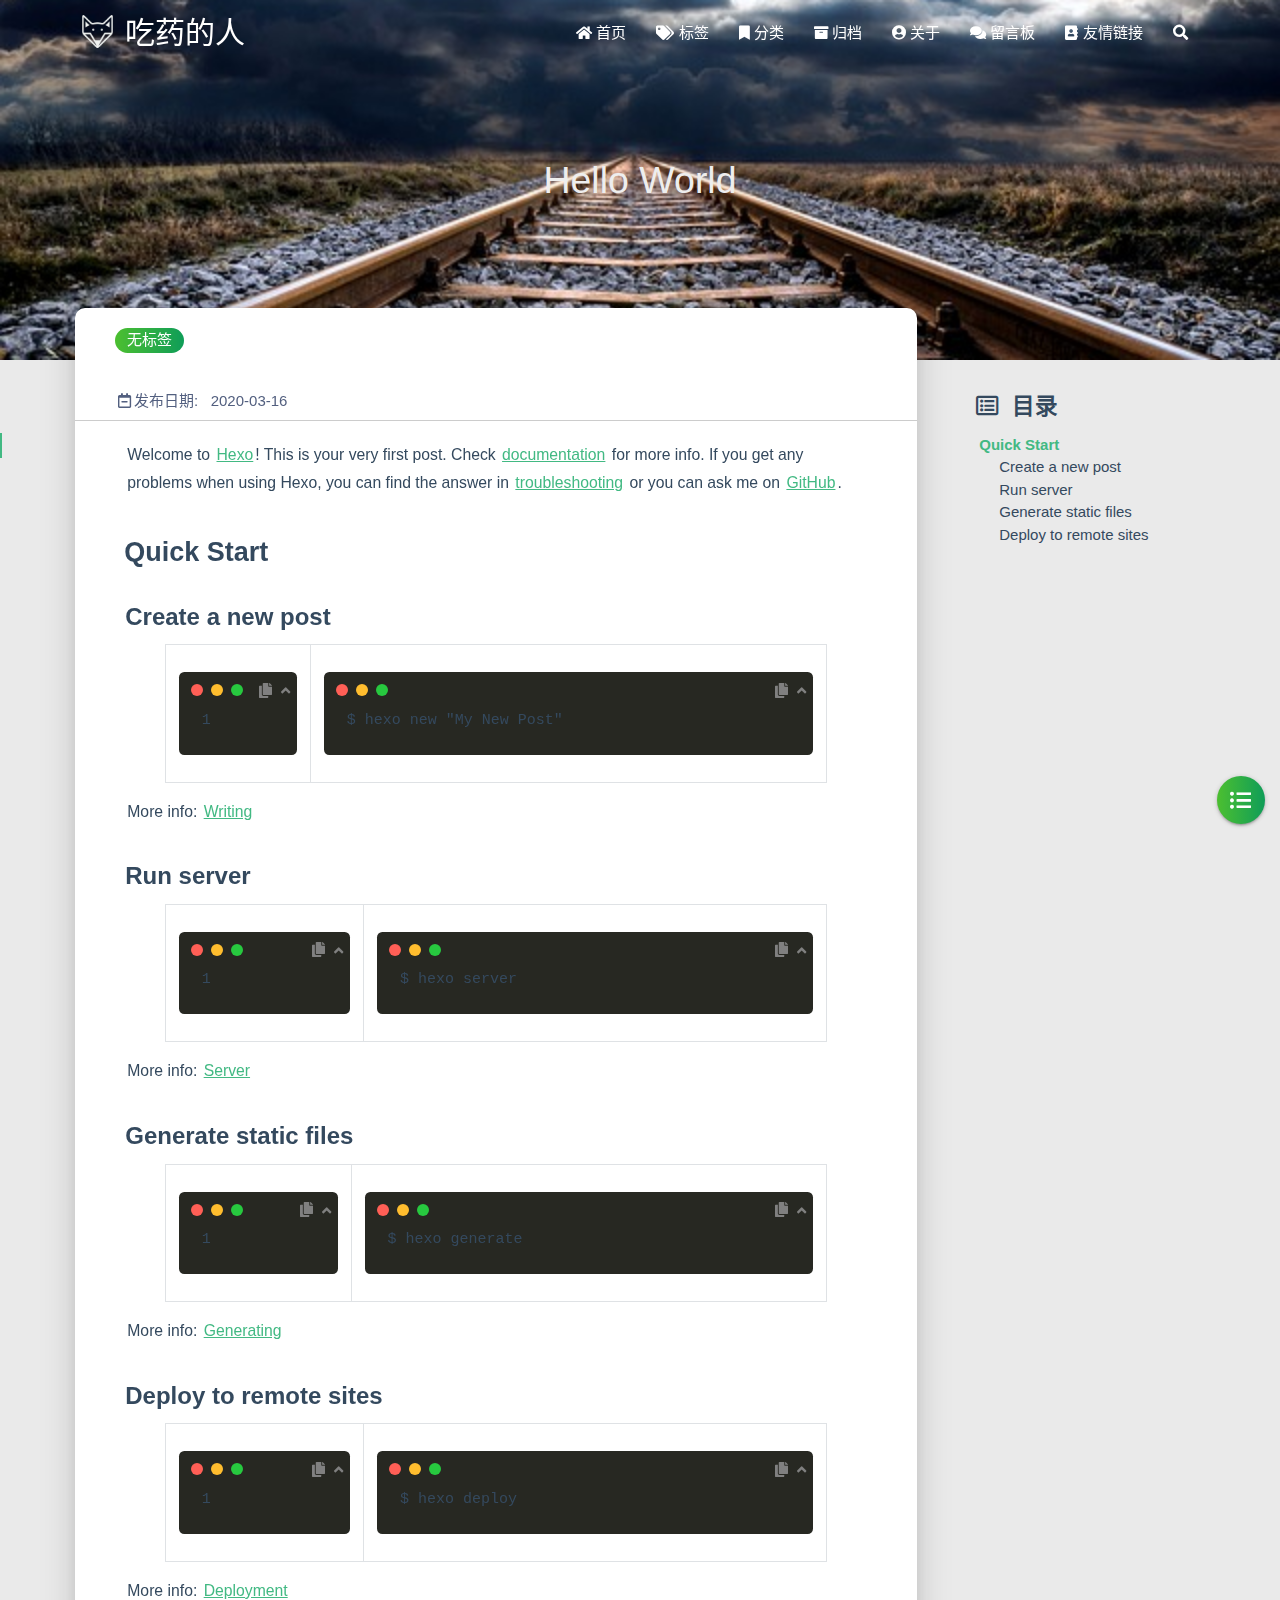
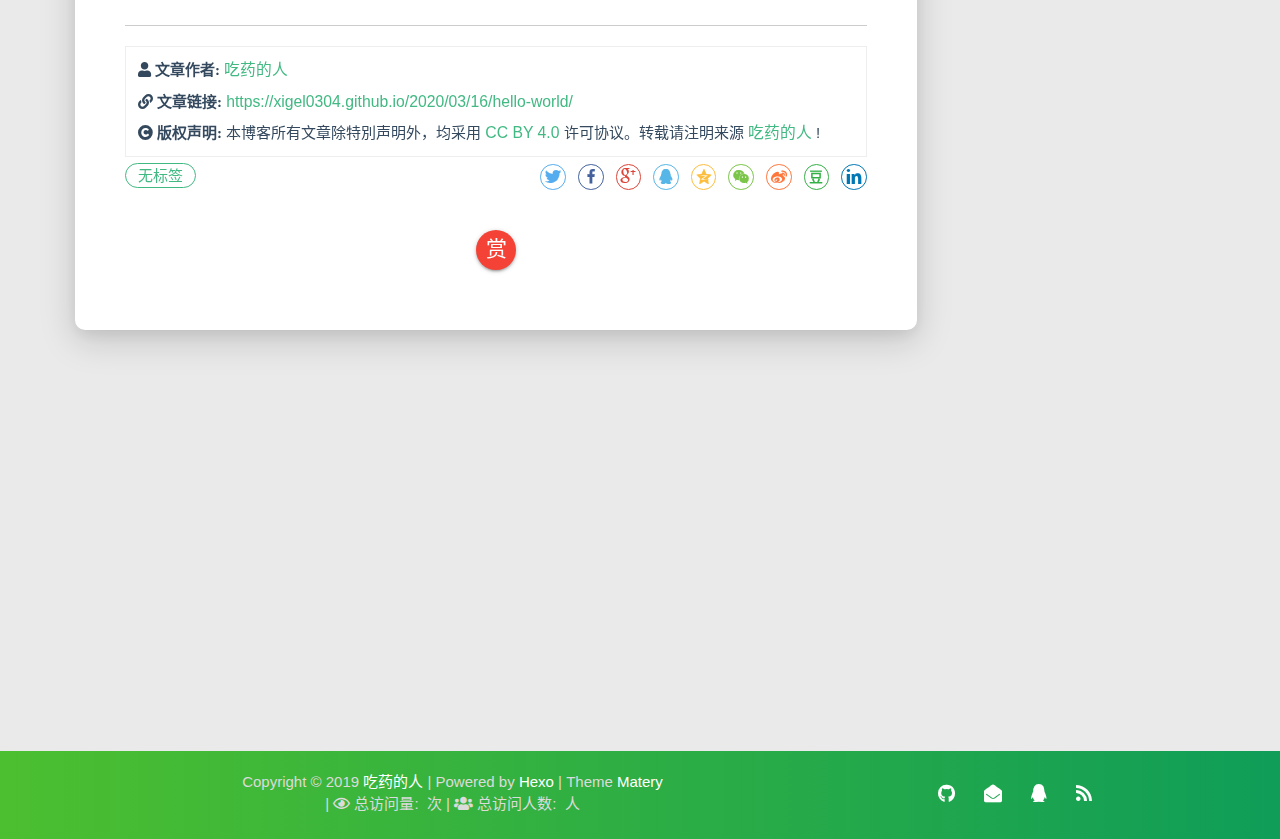
<file: 2020/03/16/hello-world/index.html>
<!DOCTYPE HTML>
<html lang="zh-CN">


<head>
    <meta charset="utf-8">
    <meta name="keywords" content="Hello World, 人生本矛盾，何苦绕圈圈">
    <meta name="description" content="不要在明天的美梦中挣扎，今天才是你睁眼做人的时光">
    <meta http-equiv="X-UA-Compatible" content="IE=edge">
    <meta name="viewport" content="width=device-width, initial-scale=1.0, user-scalable=no">
    <meta name="renderer" content="webkit|ie-stand|ie-comp">
    <meta name="mobile-web-app-capable" content="yes">
    <meta name="format-detection" content="telephone=no">
    <meta name="apple-mobile-web-app-capable" content="yes">
    <meta name="apple-mobile-web-app-status-bar-style" content="black-translucent">
    <!-- Global site tag (gtag.js) - Google Analytics -->


    <title>Hello World | 吃药的人</title>
    <link rel="icon" type="image/png" href="/favicon.png">

    <link rel="stylesheet" type="text/css" href="/libs/awesome/css/all.css">
    <link rel="stylesheet" type="text/css" href="/libs/materialize/materialize.min.css">
    <link rel="stylesheet" type="text/css" href="/libs/aos/aos.css">
    <link rel="stylesheet" type="text/css" href="/libs/animate/animate.min.css">
    <link rel="stylesheet" type="text/css" href="/libs/lightGallery/css/lightgallery.min.css">
    <link rel="stylesheet" type="text/css" href="/css/matery.css">
    <link rel="stylesheet" type="text/css" href="/css/my.css">

    <script src="/libs/jquery/jquery.min.js"></script>
    
<meta name="generator" content="Hexo 4.2.0"><link rel="alternate" href="/atom.xml" title="吃药的人" type="application/atom+xml">
<link rel="stylesheet" href="/css/prism-tomorrow.css" type="text/css"></head>


<body>
    <header class="navbar-fixed">
    <nav id="headNav" class="bg-color nav-transparent">
        <div id="navContainer" class="nav-wrapper container">
            <div class="brand-logo">
                <a href="/" class="waves-effect waves-light">
                    
                    <img src="/medias/logo.png" class="logo-img" alt="LOGO">
                    
                    <span class="logo-span">吃药的人</span>
                </a>
            </div>
            

<a href="#" data-target="mobile-nav" class="sidenav-trigger button-collapse"><i class="fas fa-bars"></i></a>
<ul class="right nav-menu">
  
  <li class="hide-on-med-and-down nav-item">
    
    <a href="/" class="waves-effect waves-light">
      
      <i class="fas fa-home" style="zoom: 0.6;"></i>
      
      <span>首页</span>
    </a>
    
  </li>
  
  <li class="hide-on-med-and-down nav-item">
    
    <a href="/tags" class="waves-effect waves-light">
      
      <i class="fas fa-tags" style="zoom: 0.6;"></i>
      
      <span>标签</span>
    </a>
    
  </li>
  
  <li class="hide-on-med-and-down nav-item">
    
    <a href="/categories" class="waves-effect waves-light">
      
      <i class="fas fa-bookmark" style="zoom: 0.6;"></i>
      
      <span>分类</span>
    </a>
    
  </li>
  
  <li class="hide-on-med-and-down nav-item">
    
    <a href="/archives" class="waves-effect waves-light">
      
      <i class="fas fa-archive" style="zoom: 0.6;"></i>
      
      <span>归档</span>
    </a>
    
  </li>
  
  <li class="hide-on-med-and-down nav-item">
    
    <a href="/about" class="waves-effect waves-light">
      
      <i class="fas fa-user-circle" style="zoom: 0.6;"></i>
      
      <span>关于</span>
    </a>
    
  </li>
  
  <li class="hide-on-med-and-down nav-item">
    
    <a href="/contact" class="waves-effect waves-light">
      
      <i class="fas fa-comments" style="zoom: 0.6;"></i>
      
      <span>留言板</span>
    </a>
    
  </li>
  
  <li class="hide-on-med-and-down nav-item">
    
    <a href="/friends" class="waves-effect waves-light">
      
      <i class="fas fa-address-book" style="zoom: 0.6;"></i>
      
      <span>友情链接</span>
    </a>
    
  </li>
  
  <li>
    <a href="#searchModal" class="modal-trigger waves-effect waves-light">
      <i id="searchIcon" class="fas fa-search" title="搜索" style="zoom: 0.85;"></i>
    </a>
  </li>
</ul>

<div id="mobile-nav" class="side-nav sidenav">

    <div class="mobile-head bg-color">
        
        <img src="/medias/logo.png" class="logo-img circle responsive-img">
        
        <div class="logo-name">吃药的人</div>
        <div class="logo-desc">
            
            不要在明天的美梦中挣扎，今天才是你睁眼做人的时光
            
        </div>
    </div>

    

    <ul class="menu-list mobile-menu-list">
        
        <li class="m-nav-item">
	  
		<a href="/" class="waves-effect waves-light">
			
			    <i class="fa-fw fas fa-home"></i>
			
			首页
		</a>
          
        </li>
        
        <li class="m-nav-item">
	  
		<a href="/tags" class="waves-effect waves-light">
			
			    <i class="fa-fw fas fa-tags"></i>
			
			标签
		</a>
          
        </li>
        
        <li class="m-nav-item">
	  
		<a href="/categories" class="waves-effect waves-light">
			
			    <i class="fa-fw fas fa-bookmark"></i>
			
			分类
		</a>
          
        </li>
        
        <li class="m-nav-item">
	  
		<a href="/archives" class="waves-effect waves-light">
			
			    <i class="fa-fw fas fa-archive"></i>
			
			归档
		</a>
          
        </li>
        
        <li class="m-nav-item">
	  
		<a href="/about" class="waves-effect waves-light">
			
			    <i class="fa-fw fas fa-user-circle"></i>
			
			关于
		</a>
          
        </li>
        
        <li class="m-nav-item">
	  
		<a href="/contact" class="waves-effect waves-light">
			
			    <i class="fa-fw fas fa-comments"></i>
			
			留言板
		</a>
          
        </li>
        
        <li class="m-nav-item">
	  
		<a href="/friends" class="waves-effect waves-light">
			
			    <i class="fa-fw fas fa-address-book"></i>
			
			友情链接
		</a>
          
        </li>
        
        
        <li><div class="divider"></div></li>
        <li>
            <a href="https://github.com/blinkfox/hexo-theme-matery" class="waves-effect waves-light" target="_blank">
                <i class="fab fa-github-square fa-fw"></i>Fork Me
            </a>
        </li>
        
    </ul>
</div>

        </div>

        
            <style>
    .nav-transparent .github-corner {
        display: none !important;
    }

    .github-corner {
        position: absolute;
        z-index: 10;
        top: 0;
        right: 0;
        border: 0;
        transform: scale(1.1);
    }

    .github-corner svg {
        color: #0f9d58;
        fill: #fff;
        height: 64px;
        width: 64px;
    }

    .github-corner:hover .octo-arm {
        animation: a 0.56s ease-in-out;
    }

    .github-corner .octo-arm {
        animation: none;
    }

    @keyframes a {
        0%,
        to {
            transform: rotate(0);
        }
        20%,
        60% {
            transform: rotate(-25deg);
        }
        40%,
        80% {
            transform: rotate(10deg);
        }
    }
</style>

<a href="https://github.com/blinkfox/hexo-theme-matery" class="github-corner tooltipped hide-on-med-and-down" target="_blank"
   data-tooltip="Fork Me" data-position="left" data-delay="50">
    <svg viewBox="0 0 250 250" aria-hidden="true">
        <path d="M0,0 L115,115 L130,115 L142,142 L250,250 L250,0 Z"></path>
        <path d="M128.3,109.0 C113.8,99.7 119.0,89.6 119.0,89.6 C122.0,82.7 120.5,78.6 120.5,78.6 C119.2,72.0 123.4,76.3 123.4,76.3 C127.3,80.9 125.5,87.3 125.5,87.3 C122.9,97.6 130.6,101.9 134.4,103.2"
              fill="currentColor" style="transform-origin: 130px 106px;" class="octo-arm"></path>
        <path d="M115.0,115.0 C114.9,115.1 118.7,116.5 119.8,115.4 L133.7,101.6 C136.9,99.2 139.9,98.4 142.2,98.6 C133.8,88.0 127.5,74.4 143.8,58.0 C148.5,53.4 154.0,51.2 159.7,51.0 C160.3,49.4 163.2,43.6 171.4,40.1 C171.4,40.1 176.1,42.5 178.8,56.2 C183.1,58.6 187.2,61.8 190.9,65.4 C194.5,69.0 197.7,73.2 200.1,77.6 C213.8,80.2 216.3,84.9 216.3,84.9 C212.7,93.1 206.9,96.0 205.4,96.6 C205.1,102.4 203.0,107.8 198.3,112.5 C181.9,128.9 168.3,122.5 157.7,114.1 C157.9,116.9 156.7,120.9 152.7,124.9 L141.0,136.5 C139.8,137.7 141.6,141.9 141.8,141.8 Z"
              fill="currentColor" class="octo-body"></path>
    </svg>
</a>
        
    </nav>

</header>

    



<div class="bg-cover pd-header post-cover" style="background-image: url('/medias/featureimages/12.jpg')">
    <div class="container" style="right: 0px;left: 0px;">
        <div class="row">
            <div class="col s12 m12 l12">
                <div class="brand">
                    <h1 class="description center-align post-title">Hello World</h1>
                </div>
            </div>
        </div>
    </div>
</div>




<main class="post-container content">

    
    <link rel="stylesheet" href="/libs/tocbot/tocbot.css">
<style>
    #articleContent h1::before,
    #articleContent h2::before,
    #articleContent h3::before,
    #articleContent h4::before,
    #articleContent h5::before,
    #articleContent h6::before {
        display: block;
        content: " ";
        height: 100px;
        margin-top: -100px;
        visibility: hidden;
    }

    #articleContent :focus {
        outline: none;
    }

    .toc-fixed {
        position: fixed;
        top: 64px;
    }

    .toc-widget {
        width: 345px;
        padding-left: 20px;
    }

    .toc-widget .toc-title {
        margin: 35px 0 15px 0;
        padding-left: 17px;
        font-size: 1.5rem;
        font-weight: bold;
        line-height: 1.5rem;
    }

    .toc-widget ol {
        padding: 0;
        list-style: none;
    }

    #toc-content {
        height: calc(100vh - 250px);
        overflow: auto;
    }

    #toc-content ol {
        padding-left: 10px;
    }

    #toc-content ol li {
        padding-left: 10px;
    }

    #toc-content .toc-link:hover {
        color: #42b983;
        font-weight: 700;
        text-decoration: underline;
    }

    #toc-content .toc-link::before {
        background-color: transparent;
        max-height: 25px;
    }

    #toc-content .is-active-link {
        color: #42b983;
    }

    #toc-content .is-active-link::before {
        background-color: #42b983;
    }

    #floating-toc-btn {
        position: fixed;
        right: 15px;
        bottom: 76px;
        padding-top: 15px;
        margin-bottom: 0;
        z-index: 998;
    }

    #floating-toc-btn .btn-floating {
        width: 48px;
        height: 48px;
    }

    #floating-toc-btn .btn-floating i {
        line-height: 48px;
        font-size: 1.4rem;
    }
</style>
<div class="row">
    <div id="main-content" class="col s12 m12 l9">
        <!-- 文章内容详情 -->
<div id="artDetail">
    <div class="card">
        <div class="card-content article-info">
            <div class="row tag-cate">
                <div class="col s7">
                    
                          <div class="article-tag">
                            <span class="chip bg-color">无标签</span>
                          </div>
                    
                </div>
                <div class="col s5 right-align">
                    
                </div>
            </div>

            <div class="post-info">
                
                <div class="post-date info-break-policy">
                    <i class="far fa-calendar-minus fa-fw"></i>发布日期:&nbsp;&nbsp;
                    2020-03-16
                </div>
                

                

                

                

                
            </div>

        </div>
        <hr class="clearfix">
        <div class="card-content article-card-content">
            <div id="articleContent">
                <p>Welcome to <a href="https://hexo.io/" target="_blank" rel="noopener">Hexo</a>! This is your very first post. Check <a href="https://hexo.io/docs/" target="_blank" rel="noopener">documentation</a> for more info. If you get any problems when using Hexo, you can find the answer in <a href="https://hexo.io/docs/troubleshooting.html" target="_blank" rel="noopener">troubleshooting</a> or you can ask me on <a href="https://github.com/hexojs/hexo/issues" target="_blank" rel="noopener">GitHub</a>.</p>
<h2 id="Quick-Start"><a href="#Quick-Start" class="headerlink" title="Quick Start"></a>Quick Start</h2><h3 id="Create-a-new-post"><a href="#Create-a-new-post" class="headerlink" title="Create a new post"></a>Create a new post</h3><figure class="highlight bash"><table><tbody><tr><td class="gutter"><pre><span class="line">1</span><br></pre></td><td class="code"><pre><span class="line">$ hexo new <span class="string">"My New Post"</span></span><br></pre></td></tr></tbody></table></figure>

<p>More info: <a href="https://hexo.io/docs/writing.html" target="_blank" rel="noopener">Writing</a></p>
<h3 id="Run-server"><a href="#Run-server" class="headerlink" title="Run server"></a>Run server</h3><figure class="highlight bash"><table><tbody><tr><td class="gutter"><pre><span class="line">1</span><br></pre></td><td class="code"><pre><span class="line">$ hexo server</span><br></pre></td></tr></tbody></table></figure>

<p>More info: <a href="https://hexo.io/docs/server.html" target="_blank" rel="noopener">Server</a></p>
<h3 id="Generate-static-files"><a href="#Generate-static-files" class="headerlink" title="Generate static files"></a>Generate static files</h3><figure class="highlight bash"><table><tbody><tr><td class="gutter"><pre><span class="line">1</span><br></pre></td><td class="code"><pre><span class="line">$ hexo generate</span><br></pre></td></tr></tbody></table></figure>

<p>More info: <a href="https://hexo.io/docs/generating.html" target="_blank" rel="noopener">Generating</a></p>
<h3 id="Deploy-to-remote-sites"><a href="#Deploy-to-remote-sites" class="headerlink" title="Deploy to remote sites"></a>Deploy to remote sites</h3><figure class="highlight bash"><table><tbody><tr><td class="gutter"><pre><span class="line">1</span><br></pre></td><td class="code"><pre><span class="line">$ hexo deploy</span><br></pre></td></tr></tbody></table></figure>

<p>More info: <a href="https://hexo.io/docs/one-command-deployment.html" target="_blank" rel="noopener">Deployment</a></p>
<script>
        document.querySelectorAll('.github-emoji')
          .forEach(el => {
            if (!el.dataset.src) { return; }
            const img = document.createElement('img');
            img.style = 'display:none !important;';
            img.src = el.dataset.src;
            img.addEventListener('error', () => {
              img.remove();
              el.style.color = 'inherit';
              el.style.backgroundImage = 'none';
              el.style.background = 'none';
            });
            img.addEventListener('load', () => {
              img.remove();
            });
            document.body.appendChild(img);
          });
      </script>
            </div>
            <hr/>

            

    <div class="reprint" id="reprint-statement">
        
            <div class="reprint__author">
                <span class="reprint-meta" style="font-weight: bold;">
                    <i class="fas fa-user">
                        文章作者:
                    </i>
                </span>
                <span class="reprint-info">
                    <a href="https://xigel0304.github.io" rel="external nofollow noreferrer">吃药的人</a>
                </span>
            </div>
            <div class="reprint__type">
                <span class="reprint-meta" style="font-weight: bold;">
                    <i class="fas fa-link">
                        文章链接:
                    </i>
                </span>
                <span class="reprint-info">
                    <a href="https://xigel0304.github.io/2020/03/16/hello-world/">https://xigel0304.github.io/2020/03/16/hello-world/</a>
                </span>
            </div>
            <div class="reprint__notice">
                <span class="reprint-meta" style="font-weight: bold;">
                    <i class="fas fa-copyright">
                        版权声明:
                    </i>
                </span>
                <span class="reprint-info">
                    本博客所有文章除特別声明外，均采用
                    <a href="https://creativecommons.org/licenses/by/4.0/deed.zh" rel="external nofollow noreferrer" target="_blank">CC BY 4.0</a>
                    许可协议。转载请注明来源
                    <a href="https://xigel0304.github.io" target="_blank">吃药的人</a>
                    !
                </span>
            </div>
        
    </div>

    <script async defer>
      document.addEventListener("copy", function (e) {
        let toastHTML = '<span>复制成功，请遵循本文的转载规则</span><button class="btn-flat toast-action" onclick="navToReprintStatement()" style="font-size: smaller">查看</a>';
        M.toast({html: toastHTML})
      });

      function navToReprintStatement() {
        $("html, body").animate({scrollTop: $("#reprint-statement").offset().top - 80}, 800);
      }
    </script>



            <div class="tag_share" style="display: block;">
                <div class="post-meta__tag-list" style="display: inline-block;">
                    
                        <div class="article-tag">
                            <span class="chip bg-color">无标签</span>
                        </div>
                    
                </div>
                <div class="post_share" style="zoom: 80%; width: fit-content; display: inline-block; float: right; margin: -0.15rem 0;">
                    <link rel="stylesheet" type="text/css" href="/libs/share/css/share.min.css">

<div id="article-share">
    
    
    <div class="social-share" data-sites="twitter,facebook,google,qq,qzone,wechat,weibo,douban,linkedin" data-wechat-qrcode-helper="<p>微信扫一扫即可分享！</p>"></div>
    <script src="/libs/share/js/social-share.min.js"></script>
    

    

</div>

                </div>
            </div>
            
                <style>
    #reward {
        margin: 40px 0;
        text-align: center;
    }

    #reward .reward-link {
        font-size: 1.4rem;
        line-height: 38px;
    }

    #reward .btn-floating:hover {
        box-shadow: 0 6px 12px rgba(0, 0, 0, 0.2), 0 5px 15px rgba(0, 0, 0, 0.2);
    }

    #rewardModal {
        width: 320px;
        height: 350px;
    }

    #rewardModal .reward-title {
        margin: 15px auto;
        padding-bottom: 5px;
    }

    #rewardModal .modal-content {
        padding: 10px;
    }

    #rewardModal .close {
        position: absolute;
        right: 15px;
        top: 15px;
        color: rgba(0, 0, 0, 0.5);
        font-size: 1.3rem;
        line-height: 20px;
        cursor: pointer;
    }

    #rewardModal .close:hover {
        color: #ef5350;
        transform: scale(1.3);
        -moz-transform:scale(1.3);
        -webkit-transform:scale(1.3);
        -o-transform:scale(1.3);
    }

    #rewardModal .reward-tabs {
        margin: 0 auto;
        width: 210px;
    }

    .reward-tabs .tabs {
        height: 38px;
        margin: 10px auto;
        padding-left: 0;
    }

    .reward-content ul {
        padding-left: 0 !important;
    }

    .reward-tabs .tabs .tab {
        height: 38px;
        line-height: 38px;
    }

    .reward-tabs .tab a {
        color: #fff;
        background-color: #ccc;
    }

    .reward-tabs .tab a:hover {
        background-color: #ccc;
        color: #fff;
    }

    .reward-tabs .wechat-tab .active {
        color: #fff !important;
        background-color: #22AB38 !important;
    }

    .reward-tabs .alipay-tab .active {
        color: #fff !important;
        background-color: #019FE8 !important;
    }

    .reward-tabs .reward-img {
        width: 210px;
        height: 210px;
    }
</style>

<div id="reward">
    <a href="#rewardModal" class="reward-link modal-trigger btn-floating btn-medium waves-effect waves-light red">赏</a>

    <!-- Modal Structure -->
    <div id="rewardModal" class="modal">
        <div class="modal-content">
            <a class="close modal-close"><i class="fas fa-times"></i></a>
            <h4 class="reward-title">你的赏识是我前进的动力</h4>
            <div class="reward-content">
                <div class="reward-tabs">
                    <ul class="tabs row">
                        <li class="tab col s6 alipay-tab waves-effect waves-light"><a href="#alipay">支付宝</a></li>
                        <li class="tab col s6 wechat-tab waves-effect waves-light"><a href="#wechat">微 信</a></li>
                    </ul>
                    <div id="alipay">
                        <img src="/medias/reward/alipay.jpg" class="reward-img" alt="支付宝打赏二维码">
                    </div>
                    <div id="wechat">
                        <img src="/medias/reward/wechat.png" class="reward-img" alt="微信打赏二维码">
                    </div>
                </div>
            </div>
        </div>
    </div>
</div>

<script>
    $(function () {
        $('.tabs').tabs();
    });
</script>
            
        </div>
    </div>

    

    

    

    

    

    

<article id="prenext-posts" class="prev-next articles">
    <div class="row article-row">
        
        <div class="article col s12 m6" data-aos="fade-up" data-aos="fade-up">
            <div class="article-badge left-badge text-color">
                <i class="far fa-dot-circle"></i>&nbsp;本篇
            </div>
            <div class="card">
                <a href="/2020/03/16/hello-world/">
                    <div class="card-image">
                        
                        
                        <img src="/medias/featureimages/12.jpg" class="responsive-img" alt="Hello World">
                        
                        <span class="card-title">Hello World</span>
                    </div>
                </a>
                <div class="card-content article-content">
                    <div class="summary block-with-text">
                        
                            Welcome to Hexo! This is your very first post. Check documentation for more info. If you get any problems when using Hex
                        
                    </div>
                    <div class="publish-info">
                            <span class="publish-date">
                                <i class="far fa-clock fa-fw icon-date"></i>2020-03-16
                            </span>
                        <span class="publish-author">
                            
                            <i class="fas fa-user fa-fw"></i>
                            吃药的人
                            
                        </span>
                    </div>
                </div>

                
            </div>
        </div>
        
        
        <div class="article col s12 m6" data-aos="fade-up">
            <div class="article-badge right-badge text-color">
                本篇&nbsp;<i class="far fa-dot-circle"></i>
            </div>
            <div class="card">
                <a href="/2020/03/16/hello-world/">
                    <div class="card-image">
                        
                        
                        <img src="/medias/featureimages/12.jpg" class="responsive-img" alt="Hello World">
                        
                        <span class="card-title">Hello World</span>
                    </div>
                </a>
                <div class="card-content article-content">
                    <div class="summary block-with-text">
                        
                            Welcome to Hexo! This is your very first post. Check documentation for more info. If you get any problems when using Hex
                        
                    </div>
                    <div class="publish-info">
                            <span class="publish-date">
                                <i class="far fa-clock fa-fw icon-date"></i>2020-03-16
                            </span>
                        <span class="publish-author">
                            
                            <i class="fas fa-user fa-fw"></i>
                            吃药的人
                            
                        </span>
                    </div>
                </div>

                
            </div>
        </div>
        
    </div>
</article>

</div>



<!-- 代码块功能依赖 -->
<script type="text/javascript" src="/libs/codeBlock/codeBlockFuction.js"></script>

<!-- 代码语言 -->

<script type="text/javascript" src="/libs/codeBlock/codeLang.js"></script>


<!-- 代码块复制 -->

<script type="text/javascript" src="/libs/codeBlock/codeCopy.js"></script>


<!-- 代码块收缩 -->

<script type="text/javascript" src="/libs/codeBlock/codeShrink.js"></script>


<!-- 代码块折行 -->

<style type="text/css">
code[class*="language-"], pre[class*="language-"] { white-space: pre !important; }
</style>


    </div>
    <div id="toc-aside" class="expanded col l3 hide-on-med-and-down">
        <div class="toc-widget">
            <div class="toc-title"><i class="far fa-list-alt"></i>&nbsp;&nbsp;目录</div>
            <div id="toc-content"></div>
        </div>
    </div>
</div>

<!-- TOC 悬浮按钮. -->

<div id="floating-toc-btn" class="hide-on-med-and-down">
    <a class="btn-floating btn-large bg-color">
        <i class="fas fa-list-ul"></i>
    </a>
</div>


<script src="/libs/tocbot/tocbot.min.js"></script>
<script>
    $(function () {
        tocbot.init({
            tocSelector: '#toc-content',
            contentSelector: '#articleContent',
            headingsOffset: -($(window).height() * 0.4 - 45),
            collapseDepth: Number('0'),
            headingSelector: 'h2, h3, h4'
        });

        // modify the toc link href to support Chinese.
        let i = 0;
        let tocHeading = 'toc-heading-';
        $('#toc-content a').each(function () {
            $(this).attr('href', '#' + tocHeading + (++i));
        });

        // modify the heading title id to support Chinese.
        i = 0;
        $('#articleContent').children('h2, h3, h4').each(function () {
            $(this).attr('id', tocHeading + (++i));
        });

        // Set scroll toc fixed.
        let tocHeight = parseInt($(window).height() * 0.4 - 64);
        let $tocWidget = $('.toc-widget');
        $(window).scroll(function () {
            let scroll = $(window).scrollTop();
            /* add post toc fixed. */
            if (scroll > tocHeight) {
                $tocWidget.addClass('toc-fixed');
            } else {
                $tocWidget.removeClass('toc-fixed');
            }
        });

        
        /* 修复文章卡片 div 的宽度. */
        let fixPostCardWidth = function (srcId, targetId) {
            let srcDiv = $('#' + srcId);
            if (srcDiv.length === 0) {
                return;
            }

            let w = srcDiv.width();
            if (w >= 450) {
                w = w + 21;
            } else if (w >= 350 && w < 450) {
                w = w + 18;
            } else if (w >= 300 && w < 350) {
                w = w + 16;
            } else {
                w = w + 14;
            }
            $('#' + targetId).width(w);
        };

        // 切换TOC目录展开收缩的相关操作.
        const expandedClass = 'expanded';
        let $tocAside = $('#toc-aside');
        let $mainContent = $('#main-content');
        $('#floating-toc-btn .btn-floating').click(function () {
            if ($tocAside.hasClass(expandedClass)) {
                $tocAside.removeClass(expandedClass).hide();
                $mainContent.removeClass('l9');
            } else {
                $tocAside.addClass(expandedClass).show();
                $mainContent.addClass('l9');
            }
            fixPostCardWidth('artDetail', 'prenext-posts');
        });
        
    });
</script>

    

</main>



    <footer class="page-footer bg-color">
    
    <div class="container row center-align" style="margin-bottom: 0px !important;">
        <div class="col s12 m8 l8 copy-right">
            Copyright&nbsp;&copy;
            <span id="year">2019</span>
            <a href="https://xigel0304.github.io" target="_blank">吃药的人</a>
            |&nbsp;Powered by&nbsp;<a href="https://hexo.io/" target="_blank">Hexo</a>
            |&nbsp;Theme&nbsp;<a href="https://github.com/blinkfox/hexo-theme-matery" target="_blank">Matery</a>
            <br>
            
            
            
            
            
            
            <span id="busuanzi_container_site_pv">
                |&nbsp;<i class="far fa-eye"></i>&nbsp;总访问量:&nbsp;<span id="busuanzi_value_site_pv"
                    class="white-color"></span>&nbsp;次
            </span>
            
            
            <span id="busuanzi_container_site_uv">
                |&nbsp;<i class="fas fa-users"></i>&nbsp;总访问人数:&nbsp;<span id="busuanzi_value_site_uv"
                    class="white-color"></span>&nbsp;人
            </span>
            
            <br>
            
            <br>
            
        </div>
        <div class="col s12 m4 l4 social-link social-statis">
    <a href="https://github.com/blinkfox" class="tooltipped" target="_blank" data-tooltip="访问我的GitHub" data-position="top" data-delay="50">
        <i class="fab fa-github"></i>
    </a>



    <a href="mailto:1181062873@qq.com" class="tooltipped" target="_blank" data-tooltip="邮件联系我" data-position="top" data-delay="50">
        <i class="fas fa-envelope-open"></i>
    </a>







    <a href="tencent://AddContact/?fromId=50&fromSubId=1&subcmd=all&uin=1181062873" class="tooltipped" target="_blank" data-tooltip="QQ联系我: 1181062873" data-position="top" data-delay="50">
        <i class="fab fa-qq"></i>
    </a>







    <a href="/atom.xml" class="tooltipped" target="_blank" data-tooltip="RSS 订阅" data-position="top" data-delay="50">
        <i class="fas fa-rss"></i>
    </a>

</div>
    </div>
</footer>

<div class="progress-bar"></div>


    <!-- 搜索遮罩框 -->
<div id="searchModal" class="modal">
    <div class="modal-content">
        <div class="search-header">
            <span class="title"><i class="fas fa-search"></i>&nbsp;&nbsp;搜索</span>
            <input type="search" id="searchInput" name="s" placeholder="请输入搜索的关键字"
                   class="search-input">
        </div>
        <div id="searchResult"></div>
    </div>
</div>

<script src="/js/search.js"></script>
<script type="text/javascript">
$(function () {
    searchFunc("/" + "search.xml", 'searchInput', 'searchResult');
});
</script>
    <!-- 回到顶部按钮 -->
<div id="backTop" class="top-scroll">
    <a class="btn-floating btn-large waves-effect waves-light" href="#!">
        <i class="fas fa-arrow-up"></i>
    </a>
</div>


    <script src="/libs/materialize/materialize.min.js"></script>
    <script src="/libs/masonry/masonry.pkgd.min.js"></script>
    <script src="/libs/aos/aos.js"></script>
    <script src="/libs/scrollprogress/scrollProgress.min.js"></script>
    <script src="/libs/lightGallery/js/lightgallery-all.min.js"></script>
    <script src="/js/matery.js"></script>

    <!-- Baidu Analytics -->

    <!-- Baidu Push -->

<script>
    (function () {
        var bp = document.createElement('script');
        var curProtocol = window.location.protocol.split(':')[0];
        if (curProtocol === 'https') {
            bp.src = 'https://zz.bdstatic.com/linksubmit/push.js';
        } else {
            bp.src = 'http://push.zhanzhang.baidu.com/push.js';
        }
        var s = document.getElementsByTagName("script")[0];
        s.parentNode.insertBefore(bp, s);
    })();
</script>

    
    <script src="/libs/others/clicklove.js" async="async"></script>
    
    
    <script async src="/libs/others/busuanzi.pure.mini.js"></script>
    

    

    

    

    

    
    
    
    <script src="/libs/instantpage/instantpage.js" type="module"></script>
    

</body>

</html>
</file>
<file: css/matery.css>
/*全局基础样式*/
/*小屏幕下(手机类)的样式*/
@media only screen and (max-width: 601px) {
    .container {
        width: 95%;
    }
}

/*中等屏幕下(平板类)的样式*/
@media only screen and (min-width: 600px) and (max-width: 992px) {
    .container {
        width: 90%;
    }
}

/*大屏幕下(桌面类)的样式*/
@media only screen and (min-width: 993px) {
    .container {
        width: 90%;
        max-width: 1125px;
    }

    .head-container {
        position: absolute;
        padding: 0px 30px;
        width: 100%;
    }

    .post-container {
        width: 90%;
        margin: 0 auto;
        max-width: 1250px;
    }
}

body {
    background-color: #eaeaea;
    margin: 0;
    color: #34495e;
}

h1 {
    margin: 48px 0 22px -5px;
    font-size: 2.0rem;
    font-weight: bold;
    line-height: 2.0rem;
}

h2 {
    margin: 42px 0 18px -5px;
    font-size: 1.8rem;
    font-weight: bold;
    line-height: 1.8rem;
}

h3 {
    margin: 38px 0 15px -4px;
    font-size: 1.6rem;
    font-weight: bold;
    line-height: 1.7rem;
}

h4 {
    margin: 32px 0 12px -4px;
    font-size: 1.45rem;
    font-weight: bold;
    line-height: 1.45rem;
}

h5 {
    margin: 28px 0 8px -4px;
    font-size: 1.2rem;
    font-weight: bold;
    line-height: 1.2rem;
}

h6 {
    margin: 22px 0 4px -4px;
    font-size: 1.1rem;
    line-height: 1.1rem;
}

p {
    font-size: 1rem;
    line-height: 1.5rem;
}

hr {
    margin: 20px 0;
    border: 0;
    border-top: 1px solid #ccc;
}

blockquote {
    border-left: 5px solid #42b983;
    padding: 1rem 0.8rem 0.2rem 0.8rem;
    color: #666;
    background-color: rgba(66, 185, 131, .1);
}

.line-numbers-rows {
    border-right-width: 0px !important;
}

.line-numbers {
    padding: 1.5rem 1.5rem 1.5rem 3.5rem !important;
    margin: 1rem 0 !important;
    background: #272822;
    overflow: auto;
    border-radius: 0.35rem;
    tab-size: 4;
}

pre {
    padding: 2.5rem 1.5rem 1.5rem 1.5rem !important;
    margin: 1rem 0 !important;
    background: #272822;
    overflow: auto;
    border-radius: 0.35rem;
    tab-size: 4;
}

.code-area::after {
    content: " ";
    position: absolute;
    border-radius: 50%;
    background: #ff5f56;
    width: 12px;
    height: 12px;
    top: 0;
    left: 12px;
    margin-top: 12px;
    -webkit-box-shadow: 20px 0 #ffbd2e, 40px 0 #27c93f;
    box-shadow: 20px 0 #ffbd2e, 40px 0 #27c93f;
}

code {
    padding: 1px 5px;
    top: 13px !important;
    font-family: Inconsolata, Monaco, Consolas, 'Courier New', Courier, monospace;
    font-size: 0.91rem;
    color: #e96900;
    background-color: #f8f8f8;
    border-radius: 2px;
}

.code_copy {
    position: absolute;
    top: 0.7rem;
    right: 25px;
    z-index: 1;
    filter: invert(50%);
    cursor: pointer;
}

.codecopy_notice {
    position: absolute;
    top: 0.7rem;
    right: 6px;
    z-index: 1;
    filter: invert(50%);
    opacity: 0;
}

.code_lang {
    position: absolute;
    top: 1.2rem;
    right: 46px;
    line-height: 0;
    font-weight: bold;
    font-family: normal;
    z-index: 1;
    filter: invert(50%);
    cursor: pointer;
}

.code-expand {
    position: absolute;
    top: 4px;
    right: 0px;
    filter: invert(50%);
    padding: 7px;
    z-index: 999 !important;
    cursor: pointer;
    transition: all .3s;
    transform: rotate(0deg);
}

.code-closed .code-expand {
    transform: rotate(-180deg) !important;
    transition: all .3s;
}

.code-closed pre::before {
    height: 0px;
}

pre code {
    padding: 0;
    color: #e8eaf6;
    background-color: #272822;
}

pre[class*="language-"] {
    padding: 1.2em;
    margin: .5em 0;
}

code[class*="language-"],
pre[class*="language-"] {
    color: #e8eaf6;
    white-space: pre-wrap !important;
}

b,
strong {
    font-weight: bold;
}

dfn {
    font-style: italic;
}

small {
    font-size: 85%;
}

cite {
    font-style: normal;
}

mark {
    background-color: #fcf8e3;
    padding: .2em;
}

.card {
    border-radius: 10px;
    box-shadow: 0 15px 35px rgba(50, 50, 93, .1), 0 5px 15px rgba(0, 0, 0, .07) !important;
}

.card .card-image img {
    border-radius: 8px 8px 0 0;
    /* 修改文章列表图片填充样式为 cover 以覆盖整个区域而不会被缩放 */
    object-fit: cover;
}

.container .row {
    margin-bottom: 0;
}

.bg-color {
    background-image: linear-gradient(to right, #4cbf30 0%, #0f9d58 100%);
}

.text-color {
    color: #0f9d58 !important;
}

.white-color {
    color: #fff;
}

.progress-bar {
    height: 4px;
    position: fixed;
    bottom: 0;
    z-index: 300;
    background: linear-gradient(to right, #4cbf30 0%, #0f9d58 100%);
    opacity: 0.8;
}

.sidenav-overlay {
    z-index: 500;
}

.pd-header {
    margin-top: -64px;
}

header .side-nav {
    width: 240px;
    z-index: 999;
    box-shadow: 0 2px 5px 0 rgba(0, 0, 0, 0.16), 0 7px 10px 0 rgba(0, 0, 0, 0.12);
}

nav {
    box-shadow: 0 2px 5px 0 rgba(0, 0, 0, 0.16), 0 7px 10px 0 rgba(0, 0, 0, 0.12);
}

header .nav-transparent {
    background-color: transparent !important;
    background-image: none;
    box-shadow: none;
}

header nav .brand-span {
    font-size: 1.45rem;
}

header .brand-logo .logo-img {
    height: 45px;
    vertical-align: middle;
    padding-bottom: 6px;
}

header .brand-logo .logo-span {
    font-size: 2rem;
}

/*修改顶部 logo 的文字垂直对齐为 top，避免默认 middle 看起来偏下*/
header .brand-logo .waves-effect {
    vertical-align: top;
}

header .button-collapse i {
    font-size: 1.5rem;
}

header .side-nav .mobile-head {
    padding: 0 15px;
}

header .side-nav .mobile-head img {
    margin-top: 30px;
    width: 75px;
    height: 75px;
}

header .side-nav .mobile-head .logo-name {
    margin-top: -30px;
    padding-left: 10px;
    font-size: 1.5rem;
}

header .side-nav .mobile-head .logo-desc {
    margin-top: -10px;
    padding-left: 10px;
    padding-bottom: 10px;
    font-size: 0.8rem;
    line-height: 1.3rem;
    color: #e3e3e3;
}

header .side-nav .menu-list li {
    padding: 0;
    margin-left: -15px;
}

header .side-nav .menu-list a {
    height: 50px;
    line-height: 50px;
    color: #34495e !important;
}

.mobile-menu-list a i {
    margin-left: 8px !important;
    font-size: 1.16rem;
    color: #34495e !important;
}

header .side-nav .fa-fw {
    width: 3.3rem;
    text-align: left;
}

header .side-nav .social-link {
    position: absolute;
    bottom: 45px;
    padding-left: 15px;
}

.social-link a {
    font-size: 1.2rem;
    display: inline;
    padding: 0 12px;
}

.cover-btns {
    position: relative;
    top: 10vh;
    text-align: center;
}

.cover-btns a {
    margin: 10px 15px;
    padding: 0 35px;
    height: 45px;
    line-height: 45px;
    font-size: 1rem;
    color: #fff;
    border: 1px solid #fff;
    background-color: transparent;
    border-radius: 30px;
    box-shadow: none;
}

.cover-btns a:hover {
    border: 1px solid #f44336;
    background-color: #f44336;
    box-shadow: 0 14px 26px -12px rgba(233, 30, 99, 0.42),
            0 4px 23px 0 rgba(0, 0, 0, 0.12),
            0 8px 10px -5px rgba(233, 30, 99, 0.2);
}

.cover-btns a i {
    font-size: 1.1rem;
    padding-right: 5px;
}

.scroll-down {
    background: #333;
    margin: 100px auto;
    -webkit-animation: scroll-down 1.5s infinite;
    -moz-animation: scroll-down 1.5s infinite;
    -o-animation: scroll-down 1.5s infinite;
    -ms-animation: scroll-down1.5s infinite;
    animation: scroll-down 1.5s infinite;
}

@-moz-keyframes scroll-down {
    0% {
        opacity: 0.4;
        -ms-filter: "progid:DXImageTransform.Microsoft.Alpha(Opacity=40)";
        filter: alpha(opacity=40);
        top: 0;
    }

    50% {
        opacity: 1;
        -ms-filter: none;
        filter: none;
        top: -16px;
    }

    100% {
        opacity: 0.4;
        -ms-filter: "progid:DXImageTransform.Microsoft.Alpha(Opacity=40)";
        filter: alpha(opacity=40);
        top: 0;
    }
}

@-webkit-keyframes scroll-down {
    0% {
        opacity: 0.4;
        -ms-filter: "progid:DXImageTransform.Microsoft.Alpha(Opacity=40)";
        filter: alpha(opacity=40);
        top: 0;
    }

    50% {
        opacity: 1;
        -ms-filter: none;
        filter: none;
        top: -16px;
    }

    100% {
        opacity: 0.4;
        -ms-filter: "progid:DXImageTransform.Microsoft.Alpha(Opacity=40)";
        filter: alpha(opacity=40);
        top: 0;
    }
}

@-o-keyframes scroll-down {
    0% {
        opacity: 0.4;
        -ms-filter: "progid:DXImageTransform.Microsoft.Alpha(Opacity=40)";
        filter: alpha(opacity=40);
        top: 0;
    }

    50% {
        opacity: 1;
        -ms-filter: none;
        filter: none;
        top: -16px;
    }

    100% {
        opacity: 0.4;
        -ms-filter: "progid:DXImageTransform.Microsoft.Alpha(Opacity=40)";
        filter: alpha(opacity=40);
        top: 0;
    }
}

@keyframes scroll-down {
    0% {
        opacity: 0.4;
        -ms-filter: "progid:DXImageTransform.Microsoft.Alpha(Opacity=40)";
        filter: alpha(opacity=40);
        top: 0;
    }

    50% {
        opacity: 1;
        -ms-filter: none;
        filter: none;
        top: -16px;
    }

    100% {
        opacity: 0.4;
        -ms-filter: "progid:DXImageTransform.Microsoft.Alpha(Opacity=40)";
        filter: alpha(opacity=40);
        top: 0;
    }
}

.cover-social-link {
    position: relative;
    top: 23vh;
    width: 100%;
    text-align: center;
}

.cover-social-link a {
    padding: 0 15px;
    font-size: 1.35rem;
    color: #fff;
}

header .go-back {
    float: left;
    position: relative;
    padding-left: 5px;
    padding-right: 5px;
    z-index: 1;
    height: 56px;
}

header .go-back i {
    font-size: 1.6rem;
    font-weight: 200;
    line-height: 56px;
}

/* 背景图效果. */
.bg-cover {
    position: relative;
    display: flex;
    align-items: center;
    height: 60vh;
    padding: 0;
    border: 0;
    overflow: hidden;
    background-position: center center;
    background-size: cover;
    transform: translate3d(0px, 0px, 0px);
}

.index-cover {
    height: 100vh;
}

.post-cover {
    height: 40vh !important;
}

.bg-cover:after {
    -webkit-animation: rainbow 60s infinite;
    animation: rainbow 60s infinite;
}

.bg-cover:before,
.bg-cover:after {
    position: absolute;
    z-index: 1;
    width: 100%;
    height: 100%;
    display: block;
    left: 0;
    top: 0;
    content: "";
}

.bg-cover .container {
    position: relative;
    color: #fff;
    z-index: 2;
}

.bg-cover .title {
    font-size: 4rem;
    line-height: 1.85em;
    margin-bottom: 20px;
    position: relative;
}

.bg-cover .description {
    font-weight: 300;
    font-size: 1.25rem;
    line-height: 1.4em;
    color: #eee;
}

.bg-cover .post-title {
    margin: 0 auto;
    font-size: 2.5rem;
    font-weight: 400;
}

@-webkit-keyframes rainbow {

    0%,
    100% {
        background: rgba(156, 39, 176, 0.75);
        background: linear-gradient(45deg, rgba(156, 39, 176, 0.75) 0%, rgba(156, 39, 176, 0.65) 100%);
        background: -moz-linear-gradient(135deg, rgba(156, 39, 176, 0.75) 0%, rgba(156, 39, 176, 0.65) 100%);
        background: -webkit-linear-gradient(135deg, rgba(156, 39, 176, 0.75) 0%, rgba(156, 39, 176, 0.65) 100%);
    }

    16% {
        background: rgba(132, 13, 121, 0.75);
        background: linear-gradient(45deg, rgba(132, 13, 121, 0.75) 0%, rgba(132, 13, 121, 0.65) 100%);
        background: -moz-linear-gradient(135deg, rgba(132, 13, 121, 0.75) 0%, rgba(132, 13, 121, 0.65) 100%);
        background: -webkit-linear-gradient(135deg, rgba(132, 13, 121, 0.75) 0%, rgba(132, 13, 121, 0.65) 100%);
    }

    32% {
        background: rgba(239, 83, 80, 0.75);
        background: linear-gradient(45deg, rgba(239, 83, 80, 0.75) 0%, rgba(239, 83, 80, 0.65) 100%);
        background: -moz-linear-gradient(135deg, rgba(239, 83, 80, 0.75) 0%, rgba(239, 83, 80, 0.65) 100%);
        background: -webkit-linear-gradient(135deg, rgba(239, 83, 80, 0.75) 0%, rgba(239, 83, 80, 0.65) 100%);
    }

    48% {
        background: rgba(255, 87, 34, 0.75);
        background: linear-gradient(45deg, rgba(255, 87, 34, 0.75) 0%, rgba(255, 87, 34, 0.65) 100%);
        background: -moz-linear-gradient(135deg, rgba(255, 87, 34, 0.75) 0%, rgba(255, 87, 34, 0.65) 100%);
        background: -webkit-linear-gradient(135deg, rgba(255, 87, 34, 0.75) 0%, rgba(255, 87, 34, 0.65) 100%);
    }

    64% {
        background: rgba(255, 160, 0, 0.75);
        background: linear-gradient(45deg, rgba(255, 160, 0, 0.75) 0%, rgba(255, 160, 0, 0.65) 100%);
        background: -moz-linear-gradient(135deg, rgba(255, 160, 0, 0.75) 0%, rgba(255, 112, 66, 0.65) 100%);
        background: -webkit-linear-gradient(135deg, rgba(255, 160, 0, 0.75) 0%, rgba(255, 160, 0, 0.65) 100%);
    }

    80% {
        background: rgba(233, 30, 99, 0.75);
        background: linear-gradient(45deg, rgba(233, 30, 99, 0.75) 0%, rgba(233, 30, 99, 0.65) 100%);
        background: -moz-linear-gradient(135deg, rgba(233, 30, 99, 0.75) 0%, rgba(233, 30, 99, 0.65) 100%);
        background: -webkit-linear-gradient(135deg, rgba(2233, 30, 99, 0.75) 0%, rgba(233, 30, 99, 0.65) 100%);
    }
}

@keyframes rainbow {

    0%,
    100% {
        background: rgba(156, 39, 176, 0.75);
        background: linear-gradient(45deg, rgba(156, 39, 176, 0.75) 0%, rgba(156, 39, 176, 0.65) 100%);
        background: -moz-linear-gradient(135deg, rgba(156, 39, 176, 0.75) 0%, rgba(156, 39, 176, 0.65) 100%);
        background: -webkit-linear-gradient(135deg, rgba(156, 39, 176, 0.75) 0%, rgba(156, 39, 176, 0.65) 100%);
    }

    16% {
        background: rgba(132, 13, 121, 0.75);
        background: linear-gradient(45deg, rgba(132, 13, 121, 0.75) 0%, rgba(132, 13, 121, 0.65) 100%);
        background: -moz-linear-gradient(135deg, rgba(132, 13, 121, 0.75) 0%, rgba(132, 13, 121, 0.65) 100%);
        background: -webkit-linear-gradient(135deg, rgba(132, 13, 121, 0.75) 0%, rgba(132, 13, 121, 0.65) 100%);
    }

    32% {
        background: rgba(239, 83, 80, 0.75);
        background: linear-gradient(45deg, rgba(239, 83, 80, 0.75) 0%, rgba(239, 83, 80, 0.65) 100%);
        background: -moz-linear-gradient(135deg, rgba(239, 83, 80, 0.75) 0%, rgba(239, 83, 80, 0.65) 100%);
        background: -webkit-linear-gradient(135deg, rgba(239, 83, 80, 0.75) 0%, rgba(239, 83, 80, 0.65) 100%);
    }

    48% {
        background: rgba(255, 87, 34, 0.75);
        background: linear-gradient(45deg, rgba(255, 87, 34, 0.75) 0%, rgba(255, 87, 34, 0.65) 100%);
        background: -moz-linear-gradient(135deg, rgba(255, 87, 34, 0.75) 0%, rgba(255, 87, 34, 0.65) 100%);
        background: -webkit-linear-gradient(135deg, rgba(255, 87, 34, 0.75) 0%, rgba(255, 87, 34, 0.65) 100%);
    }

    64% {
        background: rgba(255, 160, 0, 0.75);
        background: linear-gradient(45deg, rgba(255, 160, 0, 0.75) 0%, rgba(255, 160, 0, 0.65) 100%);
        background: -moz-linear-gradient(135deg, rgba(255, 160, 0, 0.75) 0%, rgba(255, 112, 66, 0.65) 100%);
        background: -webkit-linear-gradient(135deg, rgba(255, 160, 0, 0.75) 0%, rgba(255, 160, 0, 0.65) 100%);
    }

    80% {
        background: rgba(233, 30, 99, 0.75);
        background: linear-gradient(45deg, rgba(233, 30, 99, 0.75) 0%, rgba(233, 30, 99, 0.65) 100%);
        background: -moz-linear-gradient(135deg, rgba(233, 30, 99, 0.75) 0%, rgba(233, 30, 99, 0.65) 100%);
        background: -webkit-linear-gradient(135deg, rgba(2233, 30, 99, 0.75) 0%, rgba(233, 30, 99, 0.65) 100%);
    }
}

.index-card {
    margin-top: -10px;
    padding-top: 20px;
}

.carousel-post .title {
    font-size: 2.6rem;
}

.dream {
    margin-top: 20px;
    margin-bottom: 40px;
}

.dream .title,
.music-player .title,
.video-player .title {
    margin-bottom: 20px;
    font-size: 2rem;
    font-weight: 700;
}

.dream .text {
    opacity: .6;
    font-size: 1.1rem;
}

.music-player,
.video-player {
    margin-top: 10px;
    margin-bottom: 50px;
}

.music,
.dplayer-video {
    box-shadow: 0 5px 20px 0 rgba(0, 0, 0, .2), 0 10px 20px -12px rgba(0, 0, 0, .5) !important;
}

#recommend-sections {
    margin-top: -30px;
    padding-top: 30px;
}

.index-card .card .card-content {
    padding: 20px 40px;
}

@media only screen and (min-width: 1418px) {
    .recommend {
        margin-top: 20px;
        padding: 0 0.75rem;
    }
}

@media only screen and (max-width: 601px) {
    .index-card .card .card-content {
        padding: 10px 10px;
    }
}

/*中等屏幕下(平板类)的样式*/
@media only screen and (min-width: 600px) and (max-width: 992px) {
    .index-card .card .card-content {
        padding: 20px 20px;
    }
}

.recommend .row .col {
    padding: 0 1.25rem;
}

.recommend .title {
    margin-top: 25px;
    margin-bottom: 25px;
    text-align: center;
    font-size: 1.8rem;
    font-weight: 700;
    line-height: 1.8rem;
}

.recommend .post-card:before {
    position: absolute;
    z-index: 0;
    width: 100%;
    height: 100%;
    display: block;
    left: 0;
    top: 0;
    content: "";
    background-color: rgba(0, 0, 0, .3);
    border-radius: 10px;
}

.recommend .post-card {
    position: relative;
    width: 100%;
    height: 300px;
    max-height: 300px;
    margin-bottom: 15px;
    margin-top: 15px;
    text-align: center;
    border: 0;
    border-radius: 10px;
    color: rgba(0, 0, 0, .87);
    background: #fff 50%;
    background-size: cover;
    box-shadow: 0 15px 35px rgba(50, 50, 93, .1), 0 5px 15px rgba(0, 0, 0, .07);
}

.recommend .post-card .post-body {
    position: relative;
    margin: 0 auto;
    padding: 1.8rem 1.25rem;
    z-index: 2;
}

.recommend .post-card .post-categories {
    margin: 10px auto;
}

.recommend .post-card .post-categories .category {
    padding: 0 8px;
    color: hsla(0, 0%, 100%, .7) !important;
    font-size: .75rem;
    font-weight: 500;
}

.recommend .post-card a {
    color: #fff;
}

.recommend .post-card .post-title {
    height: 48px;
    margin-top: 10px;
    margin-bottom: 5px;
}

.recommend .post-card .post-description {
    margin: 20px auto;
    max-width: 500px;
    height: 65px;
    max-height: 65px;
    font-size: 14px;
    color: hsla(0, 0%, 100%, .78) !important;
}

.recommend .post-card .read-more {
    height: 40px;
    margin: .6rem 1px;
    font-size: 0.9rem;
    font-weight: 400;
    line-height: 40px;
    color: #fff;
    border-radius: 30px;
    box-shadow: 0 2px 2px 0 rgba(244, 67, 54, .14), 0 3px 1px -2px rgba(244, 67, 54, .2), 0 1px 5px 0 rgba(244, 67, 54, .12);
}

.recommend .post-card .read-more .icon {
    font-size: 1.05rem;
    padding-right: 10px;
}

.archive-calendar {
    margin-top: -60px;
    max-width: 820px;
}

#post-calendar {
    width: 100%;
    height: 225px;
}

.settings-content {
    margin-top: -10px;
}

/*文章列表卡片各样式*/
#articles {
    margin-top: 10px;
    margin-bottom: 10px;
}

article a {
    margin-right: 0 !important;
    color: #525f7f;
    text-transform: none !important;
}

article a:hover {
    font-weight: bold;
    color: #42b983;
    text-decoration: underline;
}

.articles .row {
    margin-left: 0;
    margin-right: 0;
}

article .card {
    border-radius: 8px;
    overflow: hidden;
}

article .card-image {
    background-color: #222;
    border-radius: 8px;
}

article .card-image img {
    height: 220px;
    border-radius: 0.3rem;
    opacity: .7;
}

article .tag-image img {
    height: 220px;
}

article .card .card-content {
    padding: 15px 15px 12px 18px;
}

article .article-content .summary {
    padding-bottom: 2px;
    padding-left: 0;
    margin-bottom: 6px;
    word-break: break-all;
}

article .article-content .publish-author {
    float: right;
}

.publish-date .icon-date {
    padding-right: 5px;
}

.publish-author .icon-category {
    padding-left: 10px;
}

.article-content .publish-author .post-category {
    padding-left: 5px;
}

article .card .card-action {
    padding: 10px 15px 10px 18px;
    border-radius: 0 0 8px 8px !important;
}

article .article-tags .chip {
    margin: 2px;
    font-size: 0.8rem;
    font-weight: 400;
    height: 22px;
    line-height: 22px;
    color: #fff;
    border-radius: 10px;
}

.prev-next {
    margin-left: -0.75rem;
}

.prev-next .article-badge {
    min-width: 3rem;
    margin-top: 7px;
    padding: 3px 10px 3px 8px;
    text-align: center;
    font-size: 1rem;
    line-height: inherit;
    position: absolute;
    box-sizing: border-box;
    z-index: 200;
    background-color: #fff;
    font-weight: 500;
}

.prev-next .left-badge {
    border-radius: 8px 0 8px 0;
}

.prev-next .right-badge {
    border-radius: 0 8px 0 8px;
    right: 10px;
}

.paging {
    margin-bottom: 15px;
}

.paging .row {
    margin-left: 0;
    margin-right: 0;
}

.paging .page-info {
    font-size: 1.4rem;
    color: #888;
    padding-top: 1rem;
}

.paging i {
    font-size: 2.5rem;
}

.paging .disabled {
    background-color: #ccc !important;
}

.paging .disabled i {
    color: #999 !important;
}

/*文章详情样式*/
#artDetail {
    margin-top: -60px;
}

/* 修改小屏幕下文章详情table样式. */
@media only screen and (max-width: 550px) {
    #articleContent table {
        table-layout: fixed;
    }
}

@media only screen and (min-width: 1418px) {
    #artDetail {
        margin-top: -60px;
        padding: 0 0.75rem;
    }
}

#artDetail .card {
    box-shadow: 0 10px 35px 2px rgba(0, 0, 0, .15),
        0 5px 15px rgba(0, 0, 0, .07),
        0 2px 5px -5px rgba(0, 0, 0, .1) !important;
}

#artDetail .tag-cate {
    padding-bottom: 15px;
}

#artDetail a {
    margin-right: 0 !important;
    text-transform: none !important;
}

#artDetail .article-info {
    padding: 20px 30px 1px 40px;
    margin-bottom: -5px;
}

#artDetail .article-tag .chip {
    font-size: 1rem;
    font-weight: 400;
    height: 25px;
    line-height: 24px;
    color: #fff;
    border-radius: 15px;
    margin-right: 5px;
    margin-bottom: 2px;
}

#artDetail .tag_share .article-tag .chip {
    font-size: 1rem;
    font-weight: 400;
    height: 25px;
    line-height: 23px;
    border-radius: 15px;
    margin-right: 5px;
    margin-bottom: 2px;
    color: #42b983;
    background: #fff;
    border: 1px solid;
    transition: all 0.6s ease-in-out;
}

#artDetail .tag_share .article-tag .chip:hover {
    color: #fff;
    background: #42b983;
}

#artDetail .post-cate {
    float: right;
    color: #42b983;
}

#artDetail .post-cate a {
    padding-right: 5px;
    color: #42b983;
    font-weight: 500;
}

#artDetail .post-cate a:hover {
    text-decoration: underline;
}

#artDetail .post-info {
    color: #525f7f;
}

#artDetail .post-info .post-category {
    padding-right: 4px;
    color: #525f7f;
}

#artDetail .post-info .post-category:hover {
    font-weight: bold;
    color: #42b983;
    text-decoration: underline;
}

#artDetail .post-info .post-date {
    color: #525f7f;
}

#artDetail .post-info .post-word-count {
    margin-left: 15px;
}

#artDetail .post-info .post-read {
    margin-left: 15px;
    color: #525f7f;
}

#artDetail .article-card-content {
    padding: 0 15px 20px 18px;
}

@media only screen and (max-width: 601px) {
    #artDetail .article-info {
        padding: 15px 15px 1px 15px;
        margin-bottom: -5px;
    }
}

@media only screen and (min-width: 600px) and (max-width: 992px) {
    #artDetail .article-card-content {
        padding: 0 30px 20px 32px;
    }

    #artDetail .article-info {
        padding: 15px 20px 0 28px;
        margin-bottom: -5px;
    }
}

@media only screen and (min-width: 993px) {
    #artDetail .article-card-content {
        padding: 0 50px 20px 50px;
    }
}

#artDetail .reprint {
    margin: 15px 0 5px 0;
    margin-bottom: 0.4rem;
    padding: 0.5rem 0.8rem;
    border: 1px solid #eee;
    line-height: 2;
    transition: box-shadow 0.3s ease-in-out
}

#artDetail .reprint:hover {
    box-shadow: 0 0 10px 0 rgba(232, 237, 250, .6), 0 4px 8px 0 rgba(232, 237, 250, .5)
}

#artDetail .reprint a {
    font-size: 1.05rem;
    color: #42b983;
    font-weight: 500;
}

#articleContent p {
    margin: 2px 2px 10px;
    font-size: 1.05rem;
    line-height: 1.85rem;
}

#articleContent blockquote p {
    text-indent: 0.2rem;
}

#articleContent a {
    padding: 0 2px;
    color: #42b983;
    font-weight: 500;
    text-decoration: underline;
    word-wrap: break-word;
}

#articleContent .img-item {
    text-align: center;
}

#articleContent img {
    max-width: 100%;
    height: auto;
    cursor: pointer;
}

#articleContent video {
    display: block;
    margin: 30px auto;
    box-shadow: 0 5px 35px 0 rgba(0, 0, 0, .2), 0 10px 35px -11px rgba(0, 0, 0, .6);
    cursor: pointer;
}

#articleContent ol,
#articleContent ul {
    display: block;
    padding-left: 2em !important;
    word-spacing: 0.05rem;
}

#articleContent ul li,
#articleContent ol li {
    display: list-item;
    line-height: 1.8rem;
    font-size: 1rem;
}

#articleContent ul li {
    list-style-type: disc;
}

#articleContent ul ul li {
    list-style-type: circle;
}

#articleContent table,
th,
td {
    padding: 12px 13px;
    border: 1px solid #dfe2e5;
}

table tr:nth-child(2n),
thead {
    background-color: #fafafa;
}

#articleContent table th {
    background-color: #f2f2f2;
    min-width: 80px;
}

#articleContent table td {
    min-width: 80px;
}

#articleContent [type="checkbox"]:not(:checked),
[type="checkbox"]:checked {
    position: inherit;
    margin-left: -1.3rem;
    margin-right: 0.4rem;
    margin-top: -1px;
    vertical-align: middle;
    left: unset;
    visibility: visible;
}

@media only screen and (min-width: 600px) {
    #article-share .social-share a {
        margin-left: 15px !important;
    }
}

.chip-container {
    margin-top: -60px;
}

.chip-container .tag-title {
    margin-bottom: 10px;
    color: #3C4858;
    font-size: 1.75rem;
    font-weight: 400;
}

.chip-container .tag-chips {
    margin: 1rem auto 0.5rem;
    max-width: 850px;
    text-align: center;
}

.chip-container .tags-posts {
    margin-top: 20px;
}

.chip-container .chip-default {
    color: #34495e;
}

.chip-container .chip-active {
    color: #FFF !important;
    background: linear-gradient(to bottom right, #FF5E3A 0%, #FF2A68 100%) !important;
    box-shadow: 2px 5px 10px #aaa !important;
}

.chip-container .chip {
    margin: 10px 10px;
    padding: 19px 14px;
    display: inline-flex;
    line-height: 0;
    font-size: 1rem;
    font-weight: 500;
    border-radius: 5px;
    cursor: pointer;
    box-shadow: 0 3px 5px rgba(0, 0, 0, .12);
    z-index: 0;
}

.chip-container .chip:hover {
    color: #fff;
    background: linear-gradient(to right, #4cbf30 0%, #0f9d58 100%) !important;
}

.chip .tag-length {
    margin-left: 5px;
    margin-right: -2px;
    font-size: 0.5rem;
}

.chip-default .tag-length {
    color: #e91e63;
    margin-top: 1px;
}

.chip-active .tag-length {
    color: #fff;
}

/* archive page. */
#cd-timeline .year {
    position: relative;
    width: 80px;
    height: 80px;
    margin: 10px 0 50px -20px;
    padding: 21px 10px;
    background-color: #ff5722;
    color: #fff;
    font-size: 1.8rem;
    font-weight: 600;
}

#cd-timeline .year a {
    color: #fff;
}

#cd-timeline .month {
    position: relative;
    width: 60px;
    height: 60px;
    margin: 10px 0 30px -10px;
    padding: 14px 16px;
    background-color: #ef6c00;
    color: #fff;
    font-size: 1.7rem;
    font-weight: 600;
}

#cd-timeline .month a {
    color: #fff;
}

#cd-timeline .day {
    position: relative;
    padding: 8px 10px;
    background-color: #ffa726;
    color: #fff;
    font-size: 1.2rem;
    font-weight: 500;
}

#cd-timeline {
    /*width: 90%;*/
    max-width: 820px;
    position: relative;
    margin-top: 2rem;
    margin-bottom: 2rem;
}

#cd-timeline::before {
    /* this is the vertical line */
    content: '';
    position: absolute;
    top: 0;
    left: 18px;
    height: 100%;
    width: 4px;
    background: #0f9d58;
}

@media only screen and (min-width: 900px) {
    #cd-timeline {
        margin-top: 2rem;
        margin-bottom: 2rem;
    }

    #cd-timeline::before {
        left: 50%;
        margin-left: -2px;
    }

    #cd-timeline .year {
        margin: 10px 0 50px -40px;
        padding: 22px 11px;
    }

    #cd-timeline .month {
        margin: 10px 0 30px -30px;
        padding: 14px 16px;
    }
}

.cd-timeline-block {
    position: relative;
    margin: 1em 0;
}

.cd-timeline-block::after {
    clear: both;
    content: "";
    display: table;
}

.cd-timeline-block:first-child {
    margin-top: 0;
}

.cd-timeline-block:last-child {
    margin-bottom: 0;
}

@media only screen and (min-width: 870px) {
    .cd-timeline-block {
        margin: 1em 0;
    }

    .cd-timeline-block:first-child {
        margin-top: 0;
    }

    .cd-timeline-block:last-child {
        margin-bottom: 0;
    }
}

.cd-timeline-img {
    position: absolute;
    top: 0;
    left: 0;
    width: 40px;
    height: 40px;
    border-radius: 50%;
    box-shadow: 0 0 0 4px #ffffff, inset 0 2px 0 rgba(0, 0, 0, 0.08), 0 3px 0 4px rgba(0, 0, 0, 0.05);
}

@media only screen and (min-width: 900px) {
    .cd-timeline-img {
        width: 40px;
        height: 40px;
        left: 50%;
        margin-left: -20px;
        /* Force Hardware Acceleration in WebKit */
        -webkit-transform: translateZ(0);
        -webkit-backface-visibility: hidden;
    }

    .cssanimations .cd-timeline-img.is-hidden {
        visibility: hidden;
    }

    .cssanimations .cd-timeline-img.bounce-in {
        visibility: visible;
        -webkit-animation: cd-bounce-1 0.6s;
        -moz-animation: cd-bounce-1 0.6s;
        animation: cd-bounce-1 0.6s;
    }
}

.cd-timeline-content {
    position: relative;
    margin-top: -40px;
    margin-left: 60px;
    padding: 0;
    border-radius: 5px;
    background: #ffffff;
    box-shadow: 0 15px 35px rgba(50, 50, 93, .1), 0 5px 15px rgba(0, 0, 0, .07) !important;
}

.cd-timeline-content::after {
    clear: both;
    content: "";
    display: table;
}

.cd-timeline-content .card {
    margin: 0;
}

.cd-timeline-content::before {
    content: '';
    position: absolute;
    top: 18px !important;
    right: 100%;
    height: 0;
    width: 14px;
    margin-left: 2px;
    margin-right: 2px;
    border: 1px dashed #ffa726;
}

@media only screen and (min-width: 768px) {
    .cd-timeline-content h2 {
        font-size: 1.25rem;
    }

    .cd-timeline-content p {
        font-size: 1rem;
    }

    .cd-timeline-content .cd-read-more,
    .cd-timeline-content .cd-date {
        font-size: 0.875rem;
    }
}

@media only screen and (min-width: 900px) {
    .cd-timeline-content {
        margin-left: 0;
        padding: 0;
        width: 45%;

    }

    .cd-timeline-content::before {
        top: 24px;
        left: 100%;
    }

    .cd-timeline-content .cd-read-more {
        float: left;
    }

    .cd-timeline-block:nth-child(even) .cd-timeline-content {
        float: right;
    }

    .cd-timeline-block:nth-child(even) .cd-timeline-content::before {
        top: 24px;
        left: auto;
        right: 100%;
        border-color: #ffa726;
    }

    .cd-timeline-block:nth-child(even) .cd-timeline-content .cd-read-more {
        float: right;
    }

    .cssanimations .cd-timeline-content.is-hidden {
        visibility: hidden;
    }

    .cssanimations .cd-timeline-content.bounce-in {
        visibility: visible;
        -webkit-animation: cd-bounce-2 0.6s;
        -moz-animation: cd-bounce-2 0.6s;
        animation: cd-bounce-2 0.6s;
    }
}

/* about page styles. */

.about-container {
    width: 90%;
    max-width: 1225px;
    margin-top: -60px;
}

@media only screen and (max-width: 601px) {
    .about-container {
        width: 95%;
    }
}

.post-statis {
    text-align: center;
}

.post-statis .statis {
    display: inline-block;
    padding: 0.3rem 0.8rem;
    text-align: center;
    letter-spacing: .03rem;
}

.post-statis .statis .count {
    display: block;
    font-size: 1.3rem;
    font-weight: bold;
    text-decoration: underline;
}

.post-statis .statis .count a {
    color: #42b983;
}

.post-statis .statis .name {
    font-size: 0.9rem;
    color: #777;
}

#aboutme .social-link {
    margin: 0.5rem 0;
    text-align: center;
}

#aboutme .social-link a {
    display: inline-block;
    width: 2.3rem;
    height: 2.3rem;
    line-height: 2.2rem;
    margin: 0 0.5rem;
    padding: 0;
    color: #fff;
    border: 1px solid #0f9d58;
    background: radial-gradient(#4cbf30, #0f9d58);
    font-size: 0.9rem;
    border-radius: 50%;
    box-shadow: 0 4px 6px rgba(50, 50, 93, .21), 0 2px 3px rgba(0, 0, 0, .1);
}

.profile .avatar-img {
    max-width: 160px;
    width: 100%;
    margin: 0 auto;
    transform: translate3d(0, -65%, 0);
}

.profile .author {
    margin-top: -80px;
}

.profile .author .post-statis {
    margin: 0.5rem 0 1.4rem 0;
}

.profile .author .title {
    margin-bottom: 0.1rem;
    font-size: 1.8rem;
    font-weight: 500;
    color: #3C4858;
}

.profile .author .career {
    margin: 8px 0;
    font-size: 0.9rem;
    font-weight: 400;
    color: #777;
}

#aboutme .profile .social-link {
    margin: 1.5rem 0 0.8rem 0;
}

#aboutme .introduction {
    margin: 1.5rem auto 3rem;
    max-width: 600px;
    color: #999;
}

.post-charts,
.my-projects,
.my-skills,
.post-charts {
    padding: 3.8rem 1.5rem 0.8rem 1.5rem;
}

.post-charts,
.title,
.my-projects .title,
.my-skills .title,
.my-gallery .title {
    font-size: 2rem;
    margin-bottom: 2.25rem;
}

.my-projects .info {
    max-width: 360px;
    margin: 0 auto;
    padding: 1rem 0 1rem;
}

.my-projects .info .icon {
    display: inline-block;
    width: 76px;
    height: 76px;
    text-align: center;
    line-height: 76px;
    color: #fff;
    font-size: 1.75rem;
    border-radius: 50%;
}

.my-projects .info .info-title {
    margin: 1.25rem 0 0.875rem;
    font-size: 1.25rem;
    font-weight: 500;
    line-height: 1.5em;
}

.my-projects .info .info-title a {
    color: #34495e;
}

.my-projects .info .info-desc {
    margin: 0 0 10px;
    font-size: 0.9rem;
    color: #999;
}

.my-skills .skillbar {
    position: relative;
    display: block;
    max-width: 360px;
    margin: 15px auto;
    background: #eee;
    height: 30px;
    border-radius: 35px;
    -moz-border-radius: 35px;
    -webkit-border-radius: 35px;
    -webkit-transition: 0.4s linear;
    -moz-transition: 0.4s linear;
    -o-transition: 0.4s linear;
    transition: 0.4s linear;
    -webkit-transition-property: width, background-color;
    -moz-transition-property: width, background-color;
    -o-transition-property: width, background-color;
    transition-property: width, background-color;
}

.skillbar .skillbar-title {
    position: absolute;
    top: 0;
    left: 0;
    width: 110px;
    font-size: 0.9rem;
    color: #ffffff;
    border-radius: 35px;
    -webkit-border-radius: 35px;
    -moz-border-radius: 35px;
}

.skillbar .skillbar-title span {
    display: block;
    background: rgba(0, 0, 0, 0.15);
    padding: 0 20px;
    height: 30px;
    line-height: 30px;
    border-radius: 35px;
    -webkit-border-radius: 35px;
    -moz-border-radius: 35px;
}

.skillbar .skillbar-bar {
    height: 30px;
    width: 0;
    border-radius: 35px;
    -moz-border-radius: 35px;
    -webkit-border-radius: 35px;
}

.skillbar .skill-bar-percent {
    position: absolute;
    right: 10px;
    top: 0;
    font-size: 12px;
    height: 30px;
    line-height: 30px;
    color: #ffffff;
    color: rgba(0, 0, 0, 0.5);
}

.my-skills .other-skills {
    margin-top: 2rem;
}

.other-skills .sub-title {
    font-size: 1.5rem;
}

.other-skills .tag-chips {
    max-width: 600px;
}

.other-skills .chip {
    background-color: #fff;
    border: 1px solid #eee;
}

.other-skills .chip:hover {
    color: #fff;
    background: linear-gradient(to right, #4cbf30 0%, #0f9d58 100%);
    border: 1px solid #4cbf30;
    box-shadow: 0 5px 5px rgba(0, 0, 0, .25)
}

.my-gallery {
    margin: 4.5rem auto 1rem;
    padding: 0 1.2rem;
    max-width: 1100px;
}

.my-gallery .photo {
    margin: .5rem 0;
}

.my-gallery .photo img {
    width: 100%;
    height: 200px;
    border-radius: 10px;
    cursor: pointer;
}

/*尾部样式*/
footer {
    padding-bottom: 1px;
}

footer .social-statis {
    margin-top: 10px;
    position: relative;
}

footer a {
    color: #fff;
}

footer .copy-right {
    color: #dbdbdb;
}

/*搜索层样式*/
#searchIcon {
    font-size: 1.2rem;
}

#searchModal {
    min-height: 500px;
    width: 80%;
}

#searchModal .search-header .title {
    font-size: 1.6rem;
    color: #333;
}

#searchResult {
    margin: -15px 0 10px 10px;
}

#searchResult .search-result-list {
    margin-left: -8px;
    padding-left: 0;
    color: #666;
}

.search-result-list .search-result-title {
    font-size: 1.4rem;
    color: #42b983;
}

.search-result-list li {
    border-bottom: 1px solid #e5e5e5;
    padding: 15px 0 5px 0;
}

.search-result-list .search-keyword {
    margin: 0 2px;
    padding: 1px 5px 1px 4px;
    border-radius: 2px;
    background-color: #f2f2f2;
    color: #e96900;
    font-style: normal;
    white-space: pre-wrap;
}

/*回到顶部按钮样式*/
.top-scroll {
    display: none;
    position: fixed;
    right: 15px;
    bottom: 15px;
    padding-top: 15px;
    margin-bottom: 0;
    z-index: 998;
}

.top-scroll .btn-floating {
    background: linear-gradient(to bottom right, #FF5E3A 0%, #FF2A68 100%);
    width: 48px;
    height: 48px;
}

.top-scroll .btn-floating i {
    line-height: 48px;
    font-size: 1.8rem;
}

@media screen and (min-width: 368px) and (max-width: 767px) {
    .info-break-policy {
        word-break: keep-all;
        float: left;
        width: 50%;
    }
}

@media screen and (min-width: 768px) {
    .info-break-policy {
        word-break: keep-all;
        float: left;
        margin-right: 15px;
    }
}

@media screen and (max-width: 367px) {
    .info-break-policy {
        word-break: keep-all;
        float: left;
        width: 100%;
    }

    .custom-card {
        padding: 0 2px !important;
    }
}

.info-break-policy {
    margin-bottom: 8px;
}

.clearfix {
    clear: left;
}

.img-shadow {
    box-shadow: 0 5px 25px 0 rgba(0, 0, 0, .2), 0 10px 30px -11px rgba(0, 0, 0, .6)
}

.img-margin {
    margin: 25px auto 10px auto;
}

.caption {
    text-align: center;
    margin: 0 auto 15px auto;
}

.center-caption {
    color: #525f7f;
    padding: 5px;
    border-bottom: 1px solid #d9d9d9;
}

.lg-sub-html .center-caption {
    color: #fff !important;
    border-bottom: none;
}

.overflow-policy {
    overflow: hidden;
}

/* styles for '...' */
.block-with-text {
    /* hide text if it more than N lines  */
    overflow: hidden;
    /* for set '...' in absolute position */
    position: relative;
    /* use this value to count block height */
    line-height: 1.5em;
    /* max-height = line-height (1.2) * lines max number (3) */
    max-height: 4.5em;
    /* fix problem when last visible word doesn't adjoin right side  */
    text-align: justify;
    /* place for '...' */
    margin-right: -1em;
    padding-right: 1em;
}

/* create the ... style */
.block-with-text:before {
    /* points in the end */
    content: '...';
    /* absolute position */
    position: absolute;
    /* set position to right bottom corner of block */
    right: 0;
    bottom: 0;
}

/* hide ... if we have text, which is less than or equal to max lines */
.block-with-text:after {
    /* points in the end */
    content: '';
    /* absolute position */
    position: absolute;
    /* set position to right bottom corner of text */
    right: 0;
    /* set width and height */
    width: 1em;
    height: 1em;
    margin-top: 0.2em;
    /* bg color = bg color under block */
    background: white;
}

/*二级菜单*/

.nav-menu {
}

.nav-menu li .sub-nav {
    position: absolute;
    top: 66px;
    list-style: none;
    margin-left: -20px;
    display: none;
}

.nav-menu li .sub-nav li {
    text-align: center;
    clear: left;
    width: 140px;
    height: 35px;
    line-height: 35px;
    position: relative;
}

.nav-menu li .sub-nav li a {
    height: 34px;
    line-height: 34px;
    width: 138px;
    padding: 0px;
    display: inline-block;
    border-radius: 5px;
    color: #000;
}

.nav-show i[aria-hidden=true] {
    -webkit-transform: rotate(180deg) !important;
    -moz-transform: rotate(180deg) !important;
    -o-transform: rotate(180deg) !important;
    -ms-transform: rotate(180deg) !important;
    transform: rotate(180deg) !important;
    -webkit-transition: all .3s;
    -moz-transition: all .3s;
    -o-transition: all .3s;
    -ms-transition: all .3s;
    transition: all .3s;
}

.menus_item_child {
    background-color: rgba(255, 255, 255, .8);
    width: fit-content;
    border-radius: 10px;
    -webkit-box-shadow: 0 5px 20px -4px rgba(0, 0, 0, .5);
    box-shadow: 0 5px 20px -4px rgba(0, 0, 0, .5);
    display: none;
    opacity: 0.98;
    -ms-filter: none;
    filter: none;
    -webkit-animation: sub_menus .3s .1s ease both;
    -moz-animation: sub_menus .3s .1s ease both;
    -o-animation: sub_menus .3s .1s ease both;
    -ms-animation: sub_menus .3s .1s ease both;
    animation: sub_menus .3s .1s ease both;
}

.menus_item_child:before {
    content: "";
    position: absolute;
    top: -20px;
    left: 50%;
    margin-left: -10px;
    border-width: 10px;
    border-style: solid;
    border-color: transparent transparent rgba(255, 255, 255, .8)
}

.m-nav-item {
    position: relative;
}

.m-nav-item ul {
    display: none;
}

.m-nav-item ul li {
    width: 255px;
    height: 50px;
    line-height: 50px;
    text-align: center;
}

.m-nav-show .m-icon {
    -webkit-transform: rotate(90deg) !important;
    -moz-transform: rotate(90deg) !important;
    -o-transform: rotate(90deg) !important;
    -ms-transform: rotate(90deg) !important;
    transform: rotate(90deg) !important;
    -webkit-transition: all .3s;
    -moz-transition: all .3s;
    -o-transition: all .3s;
    -ms-transition: all .3s;
    transition: all .3s;
}

.m-nav-show,
.m-nav-item > a:hover {
    color: #FFF;
    background: rgba(255, 255, 255, .8);
}

.m-nav-show > a:before,
.m-nav-item > a:hover:before {
    opacity: 1;
}

.m-nav-item .m-icon {
    position: absolute;
    right: 15px;
    height: 50px;
    padding: 0px;
    margin: 0px;
}
</file>
<file: css/my.css>
/* Here is your custom css styles. */

/* hexo-filter-github-emojis */
.github-emoji{
    height: 2em;
    width: 2em;
    display: inline-block !important;
    position: relative;
    margin: 0 3px !important;
    padding: 0;
}
.github-emoji:hover{
    animation: emoji-face 5s infinite ease-in-out;
}
@keyframes emoji-face {
    2% {
        transform: translate(0, 1.5px) rotate(1.5deg);
    }
    4% {
        transform: translate(0, -1.5px) rotate(-0.5deg);
    }
    6% {
        transform: translate(0, 1.5px) rotate(-1.5deg);
    }
    8% {
        transform: translate(0, -1.5px) rotate(-1.5deg);
    }
    10% {
        transform: translate(0, 2.5px) rotate(1.5deg);
    }
    12% {
        transform: translate(0, -0.5px) rotate(1.5deg);
    }
    14% {
        transform: translate(0, -1.5px) rotate(1.5deg);
    }
    16% {
        transform: translate(0, -0.5px) rotate(-1.5deg);
    }
    18% {
        transform: translate(0, 0.5px) rotate(-1.5deg);
    }
    20% {
        transform: translate(0, -1.5px) rotate(2.5deg);
    }
    22% {
        transform: translate(0, 0.5px) rotate(-1.5deg);
    }
    24% {
        transform: translate(0, 1.5px) rotate(1.5deg);
    }
    26% {
        transform: translate(0, 0.5px) rotate(0.5deg);
    }
    28% {
        transform: translate(0, 0.5px) rotate(1.5deg);
    }
}
</file>
<file: css/prism-tomorrow.css>
/**
 * prism.js tomorrow night eighties for JavaScript, CoffeeScript, CSS and HTML
 * Based on https://github.com/chriskempson/tomorrow-theme
 * @author Rose Pritchard
 */

code[class*="language-"],
pre[class*="language-"] {
	color: #ccc;
	background: none;
	font-family: Consolas, Monaco, 'Andale Mono', 'Ubuntu Mono', monospace;
	font-size: 1em;
	text-align: left;
	white-space: pre;
	word-spacing: normal;
	word-break: normal;
	word-wrap: normal;
	line-height: 1.5;

	-moz-tab-size: 4;
	-o-tab-size: 4;
	tab-size: 4;

	-webkit-hyphens: none;
	-moz-hyphens: none;
	-ms-hyphens: none;
	hyphens: none;

}

/* Code blocks */
pre[class*="language-"] {
	padding: 1em;
	margin: .5em 0;
	overflow: auto;
}

:not(pre) > code[class*="language-"],
pre[class*="language-"] {
	background: #2d2d2d;
}

/* Inline code */
:not(pre) > code[class*="language-"] {
	padding: .1em;
	border-radius: .3em;
	white-space: normal;
}

.token.comment,
.token.block-comment,
.token.prolog,
.token.doctype,
.token.cdata {
	color: #999;
}

.token.punctuation {
	color: #ccc;
}

.token.tag,
.token.attr-name,
.token.namespace,
.token.deleted {
	color: #e2777a;
}

.token.function-name {
	color: #6196cc;
}

.token.boolean,
.token.number,
.token.function {
	color: #f08d49;
}

.token.property,
.token.class-name,
.token.constant,
.token.symbol {
	color: #f8c555;
}

.token.selector,
.token.important,
.token.atrule,
.token.keyword,
.token.builtin {
	color: #cc99cd;
}

.token.string,
.token.char,
.token.attr-value,
.token.regex,
.token.variable {
	color: #7ec699;
}

.token.operator,
.token.entity,
.token.url {
	color: #67cdcc;
}

.token.important,
.token.bold {
	font-weight: bold;
}
.token.italic {
	font-style: italic;
}

.token.entity {
	cursor: help;
}

.token.inserted {
	color: green;
}
</file>
<file: libs/tocbot/tocbot.css>
.toc{overflow-y:auto}.toc>.toc-list{overflow:hidden;position:relative}.toc>.toc-list li{list-style:none}.toc-list{margin:0;padding-left:10px}a.toc-link{color:currentColor;height:100%}.is-collapsible{max-height:1000px;overflow:hidden;transition:all 300ms ease-in-out}.is-collapsed{max-height:0}.is-position-fixed{position:fixed !important;top:0}.is-active-link{font-weight:700}.toc-link::before{background-color:#EEE;content:' ';display:inline-block;height:inherit;left:0;margin-top:-1px;position:absolute;width:2px}.is-active-link::before{background-color:#54BC4B}
</file>
<file: libs/lightGallery/css/lightgallery.min.css>
.lg-sub-html,.lg-toolbar{background-color:rgba(0,0,0,.45)}@font-face{font-family:lg;src:url(../fonts/lg.eot?n1z373);src:url(../fonts/lg.eot?#iefixn1z373) format("embedded-opentype"),url(../fonts/lg.woff?n1z373) format("woff"),url(../fonts/lg.ttf?n1z373) format("truetype"),url(../fonts/lg.svg?n1z373#lg) format("svg");font-weight:400;font-style:normal}.lg-icon{font-family:lg;speak:none;font-style:normal;font-weight:400;font-variant:normal;text-transform:none;line-height:1;-webkit-font-smoothing:antialiased;-moz-osx-font-smoothing:grayscale}.lg-actions .lg-next,.lg-actions .lg-prev{background-color:rgba(0,0,0,.45);border-radius:2px;color:#999;cursor:pointer;display:block;font-size:22px;margin-top:-10px;padding:8px 10px 9px;position:absolute;top:50%;z-index:1080;border:none;outline:0}.lg-actions .lg-next.disabled,.lg-actions .lg-prev.disabled{pointer-events:none;opacity:.5}.lg-actions .lg-next:hover,.lg-actions .lg-prev:hover{color:#FFF}.lg-actions .lg-next{right:20px}.lg-actions .lg-next:before{content:"\e095"}.lg-actions .lg-prev{left:20px}.lg-actions .lg-prev:after{content:"\e094"}@-webkit-keyframes lg-right-end{0%,100%{left:0}50%{left:-30px}}@-moz-keyframes lg-right-end{0%,100%{left:0}50%{left:-30px}}@-ms-keyframes lg-right-end{0%,100%{left:0}50%{left:-30px}}@keyframes lg-right-end{0%,100%{left:0}50%{left:-30px}}@-webkit-keyframes lg-left-end{0%,100%{left:0}50%{left:30px}}@-moz-keyframes lg-left-end{0%,100%{left:0}50%{left:30px}}@-ms-keyframes lg-left-end{0%,100%{left:0}50%{left:30px}}@keyframes lg-left-end{0%,100%{left:0}50%{left:30px}}.lg-outer.lg-right-end .lg-object{-webkit-animation:lg-right-end .3s;-o-animation:lg-right-end .3s;animation:lg-right-end .3s;position:relative}.lg-outer.lg-left-end .lg-object{-webkit-animation:lg-left-end .3s;-o-animation:lg-left-end .3s;animation:lg-left-end .3s;position:relative}.lg-toolbar{z-index:1082;left:0;position:absolute;top:0;width:100%}.lg-toolbar .lg-icon{color:#999;cursor:pointer;float:right;font-size:24px;height:47px;line-height:27px;padding:10px 0;text-align:center;width:50px;text-decoration:none!important;outline:0;-webkit-transition:color .2s linear;-o-transition:color .2s linear;transition:color .2s linear}.lg-toolbar .lg-icon:hover{color:#FFF}.lg-toolbar .lg-close:after{content:"\e070"}.lg-toolbar .lg-download:after{content:"\e0f2"}.lg-sub-html{bottom:0;color:#EEE;font-size:16px;left:0;padding:10px 40px;position:fixed;right:0;text-align:center;z-index:1080}.lg-sub-html h4{margin:0;font-size:13px;font-weight:700}.lg-sub-html p{font-size:12px;margin:5px 0 0}#lg-counter{color:#999;display:inline-block;font-size:16px;padding-left:20px;padding-top:12px;vertical-align:middle}.lg-next,.lg-prev,.lg-toolbar{opacity:1;-webkit-transition:-webkit-transform .35s cubic-bezier(0,0,.25,1) 0s,opacity .35s cubic-bezier(0,0,.25,1) 0s,color .2s linear;-moz-transition:-moz-transform .35s cubic-bezier(0,0,.25,1) 0s,opacity .35s cubic-bezier(0,0,.25,1) 0s,color .2s linear;-o-transition:-o-transform .35s cubic-bezier(0,0,.25,1) 0s,opacity .35s cubic-bezier(0,0,.25,1) 0s,color .2s linear;transition:transform .35s cubic-bezier(0,0,.25,1) 0s,opacity .35s cubic-bezier(0,0,.25,1) 0s,color .2s linear}.lg-hide-items .lg-prev{opacity:0;-webkit-transform:translate3d(-10px,0,0);transform:translate3d(-10px,0,0)}.lg-hide-items .lg-next{opacity:0;-webkit-transform:translate3d(10px,0,0);transform:translate3d(10px,0,0)}.lg-hide-items .lg-toolbar{opacity:0;-webkit-transform:translate3d(0,-10px,0);transform:translate3d(0,-10px,0)}body:not(.lg-from-hash) .lg-outer.lg-start-zoom .lg-object{-webkit-transform:scale3d(.5,.5,.5);transform:scale3d(.5,.5,.5);opacity:0;-webkit-transition:-webkit-transform 250ms cubic-bezier(0,0,.25,1) 0s,opacity 250ms cubic-bezier(0,0,.25,1)!important;-moz-transition:-moz-transform 250ms cubic-bezier(0,0,.25,1) 0s,opacity 250ms cubic-bezier(0,0,.25,1)!important;-o-transition:-o-transform 250ms cubic-bezier(0,0,.25,1) 0s,opacity 250ms cubic-bezier(0,0,.25,1)!important;transition:transform 250ms cubic-bezier(0,0,.25,1) 0s,opacity 250ms cubic-bezier(0,0,.25,1)!important;-webkit-transform-origin:50% 50%;-moz-transform-origin:50% 50%;-ms-transform-origin:50% 50%;transform-origin:50% 50%}body:not(.lg-from-hash) .lg-outer.lg-start-zoom .lg-item.lg-complete .lg-object{-webkit-transform:scale3d(1,1,1);transform:scale3d(1,1,1);opacity:1}.lg-outer .lg-thumb-outer{background-color:#0D0A0A;bottom:0;position:absolute;width:100%;z-index:1080;max-height:350px;-webkit-transform:translate3d(0,100%,0);transform:translate3d(0,100%,0);-webkit-transition:-webkit-transform .25s cubic-bezier(0,0,.25,1) 0s;-moz-transition:-moz-transform .25s cubic-bezier(0,0,.25,1) 0s;-o-transition:-o-transform .25s cubic-bezier(0,0,.25,1) 0s;transition:transform .25s cubic-bezier(0,0,.25,1) 0s}.lg-outer .lg-thumb-outer.lg-grab .lg-thumb-item{cursor:-webkit-grab;cursor:-moz-grab;cursor:-o-grab;cursor:-ms-grab;cursor:grab}.lg-outer .lg-thumb-outer.lg-grabbing .lg-thumb-item{cursor:move;cursor:-webkit-grabbing;cursor:-moz-grabbing;cursor:-o-grabbing;cursor:-ms-grabbing;cursor:grabbing}.lg-outer .lg-thumb-outer.lg-dragging .lg-thumb{-webkit-transition-duration:0s!important;transition-duration:0s!important}.lg-outer.lg-thumb-open .lg-thumb-outer{-webkit-transform:translate3d(0,0,0);transform:translate3d(0,0,0)}.lg-outer .lg-thumb{padding:10px 0;height:100%;margin-bottom:-5px}.lg-outer .lg-thumb-item{cursor:pointer;float:left;overflow:hidden;height:100%;border:2px solid #FFF;border-radius:4px;margin-bottom:5px}@media (min-width:1025px){.lg-outer .lg-thumb-item{-webkit-transition:border-color .25s ease;-o-transition:border-color .25s ease;transition:border-color .25s ease}}.lg-outer .lg-thumb-item.active,.lg-outer .lg-thumb-item:hover{border-color:#a90707}.lg-outer .lg-thumb-item img{width:100%;height:100%;object-fit:cover}.lg-outer.lg-has-thumb .lg-item{padding-bottom:120px}.lg-outer.lg-can-toggle .lg-item{padding-bottom:0}.lg-outer.lg-pull-caption-up .lg-sub-html{-webkit-transition:bottom .25s ease;-o-transition:bottom .25s ease;transition:bottom .25s ease}.lg-outer.lg-pull-caption-up.lg-thumb-open .lg-sub-html{bottom:100px}.lg-outer .lg-toogle-thumb{background-color:#0D0A0A;border-radius:2px 2px 0 0;color:#999;cursor:pointer;font-size:24px;height:39px;line-height:27px;padding:5px 0;position:absolute;right:20px;text-align:center;top:-39px;width:50px}.lg-outer .lg-toogle-thumb:hover,.lg-outer.lg-dropdown-active #lg-share{color:#FFF}.lg-outer .lg-toogle-thumb:after{content:"\e1ff"}.lg-outer .lg-video-cont{display:inline-block;vertical-align:middle;max-width:1140px;max-height:100%;width:100%;padding:0 5px}.lg-outer .lg-video{width:100%;height:0;padding-bottom:56.25%;overflow:hidden;position:relative}.lg-outer .lg-video .lg-object{display:inline-block;position:absolute;top:0;left:0;width:100%!important;height:100%!important}.lg-outer .lg-video .lg-video-play{width:84px;height:59px;position:absolute;left:50%;top:50%;margin-left:-42px;margin-top:-30px;z-index:1080;cursor:pointer}.lg-outer .lg-has-iframe .lg-video{-webkit-overflow-scrolling:touch;overflow:auto}.lg-outer .lg-has-vimeo .lg-video-play{background:url(../img/vimeo-play.png) no-repeat}.lg-outer .lg-has-vimeo:hover .lg-video-play{background:url(../img/vimeo-play.png) 0 -58px no-repeat}.lg-outer .lg-has-html5 .lg-video-play{background:url(../img/video-play.png) no-repeat;height:64px;margin-left:-32px;margin-top:-32px;width:64px;opacity:.8}.lg-outer .lg-has-html5:hover .lg-video-play{opacity:1}.lg-outer .lg-has-youtube .lg-video-play{background:url(../img/youtube-play.png) no-repeat}.lg-outer .lg-has-youtube:hover .lg-video-play{background:url(../img/youtube-play.png) 0 -60px no-repeat}.lg-outer .lg-video-object{width:100%!important;height:100%!important;position:absolute;top:0;left:0}.lg-outer .lg-has-video .lg-video-object{visibility:hidden}.lg-outer .lg-has-video.lg-video-playing .lg-object,.lg-outer .lg-has-video.lg-video-playing .lg-video-play{display:none}.lg-outer .lg-has-video.lg-video-playing .lg-video-object{visibility:visible}.lg-progress-bar{background-color:#333;height:5px;left:0;position:absolute;top:0;width:100%;z-index:1083;opacity:0;-webkit-transition:opacity 80ms ease 0s;-moz-transition:opacity 80ms ease 0s;-o-transition:opacity 80ms ease 0s;transition:opacity 80ms ease 0s}.lg-progress-bar .lg-progress{background-color:#a90707;height:5px;width:0}.lg-progress-bar.lg-start .lg-progress{width:100%}.lg-show-autoplay .lg-progress-bar{opacity:1}.lg-autoplay-button:after{content:"\e01d"}.lg-show-autoplay .lg-autoplay-button:after{content:"\e01a"}.lg-outer.lg-css3.lg-zoom-dragging .lg-item.lg-complete.lg-zoomable .lg-image,.lg-outer.lg-css3.lg-zoom-dragging .lg-item.lg-complete.lg-zoomable .lg-img-wrap{-webkit-transition-duration:0s;transition-duration:0s}.lg-outer.lg-use-transition-for-zoom .lg-item.lg-complete.lg-zoomable .lg-img-wrap{-webkit-transition:-webkit-transform .3s cubic-bezier(0,0,.25,1) 0s;-moz-transition:-moz-transform .3s cubic-bezier(0,0,.25,1) 0s;-o-transition:-o-transform .3s cubic-bezier(0,0,.25,1) 0s;transition:transform .3s cubic-bezier(0,0,.25,1) 0s}.lg-outer.lg-use-left-for-zoom .lg-item.lg-complete.lg-zoomable .lg-img-wrap{-webkit-transition:left .3s cubic-bezier(0,0,.25,1) 0s,top .3s cubic-bezier(0,0,.25,1) 0s;-moz-transition:left .3s cubic-bezier(0,0,.25,1) 0s,top .3s cubic-bezier(0,0,.25,1) 0s;-o-transition:left .3s cubic-bezier(0,0,.25,1) 0s,top .3s cubic-bezier(0,0,.25,1) 0s;transition:left .3s cubic-bezier(0,0,.25,1) 0s,top .3s cubic-bezier(0,0,.25,1) 0s}.lg-outer .lg-item.lg-complete.lg-zoomable .lg-img-wrap{-webkit-transform:translate3d(0,0,0);transform:translate3d(0,0,0);-webkit-backface-visibility:hidden;-moz-backface-visibility:hidden;backface-visibility:hidden}.lg-outer .lg-item.lg-complete.lg-zoomable .lg-image{-webkit-transform:scale3d(1,1,1);transform:scale3d(1,1,1);-webkit-transition:-webkit-transform .3s cubic-bezier(0,0,.25,1) 0s,opacity .15s!important;-moz-transition:-moz-transform .3s cubic-bezier(0,0,.25,1) 0s,opacity .15s!important;-o-transition:-o-transform .3s cubic-bezier(0,0,.25,1) 0s,opacity .15s!important;transition:transform .3s cubic-bezier(0,0,.25,1) 0s,opacity .15s!important;-webkit-transform-origin:0 0;-moz-transform-origin:0 0;-ms-transform-origin:0 0;transform-origin:0 0;-webkit-backface-visibility:hidden;-moz-backface-visibility:hidden;backface-visibility:hidden}#lg-zoom-in:after{content:"\e311"}#lg-actual-size{font-size:20px}#lg-actual-size:after{content:"\e033"}#lg-zoom-out{opacity:.5;pointer-events:none}#lg-zoom-out:after{content:"\e312"}.lg-zoomed #lg-zoom-out{opacity:1;pointer-events:auto}.lg-outer .lg-pager-outer{bottom:60px;left:0;position:absolute;right:0;text-align:center;z-index:1080;height:10px}.lg-outer .lg-pager-outer.lg-pager-hover .lg-pager-cont{overflow:visible}.lg-outer .lg-pager-cont{cursor:pointer;display:inline-block;overflow:hidden;position:relative;vertical-align:top;margin:0 5px}.lg-outer .lg-pager-cont:hover .lg-pager-thumb-cont{opacity:1;-webkit-transform:translate3d(0,0,0);transform:translate3d(0,0,0)}.lg-outer .lg-pager-cont.lg-pager-active .lg-pager{box-shadow:0 0 0 2px #fff inset}.lg-outer .lg-pager-thumb-cont{background-color:#fff;color:#FFF;bottom:100%;height:83px;left:0;margin-bottom:20px;margin-left:-60px;opacity:0;padding:5px;position:absolute;width:120px;border-radius:3px;-webkit-transition:opacity .15s ease 0s,-webkit-transform .15s ease 0s;-moz-transition:opacity .15s ease 0s,-moz-transform .15s ease 0s;-o-transition:opacity .15s ease 0s,-o-transform .15s ease 0s;transition:opacity .15s ease 0s,transform .15s ease 0s;-webkit-transform:translate3d(0,5px,0);transform:translate3d(0,5px,0)}.lg-outer .lg-pager-thumb-cont img{width:100%;height:100%}.lg-outer .lg-pager{background-color:rgba(255,255,255,.5);border-radius:50%;box-shadow:0 0 0 8px rgba(255,255,255,.7) inset;display:block;height:12px;-webkit-transition:box-shadow .3s ease 0s;-o-transition:box-shadow .3s ease 0s;transition:box-shadow .3s ease 0s;width:12px}.lg-outer .lg-pager:focus,.lg-outer .lg-pager:hover{box-shadow:0 0 0 8px #fff inset}.lg-outer .lg-caret{border-left:10px solid transparent;border-right:10px solid transparent;border-top:10px dashed;bottom:-10px;display:inline-block;height:0;left:50%;margin-left:-5px;position:absolute;vertical-align:middle;width:0}.lg-fullscreen:after{content:"\e20c"}.lg-fullscreen-on .lg-fullscreen:after{content:"\e20d"}.lg-outer #lg-dropdown-overlay{background-color:rgba(0,0,0,.25);bottom:0;cursor:default;left:0;position:fixed;right:0;top:0;z-index:1081;opacity:0;visibility:hidden;-webkit-transition:visibility 0s linear .18s,opacity .18s linear 0s;-o-transition:visibility 0s linear .18s,opacity .18s linear 0s;transition:visibility 0s linear .18s,opacity .18s linear 0s}.lg-outer.lg-dropdown-active #lg-dropdown-overlay,.lg-outer.lg-dropdown-active .lg-dropdown{-webkit-transition-delay:0s;transition-delay:0s;-moz-transform:translate3d(0,0,0);-o-transform:translate3d(0,0,0);-ms-transform:translate3d(0,0,0);-webkit-transform:translate3d(0,0,0);transform:translate3d(0,0,0);opacity:1;visibility:visible}.lg-outer .lg-dropdown{background-color:#fff;border-radius:2px;font-size:14px;list-style-type:none;margin:0;padding:10px 0;position:absolute;right:0;text-align:left;top:50px;opacity:0;visibility:hidden;-moz-transform:translate3d(0,5px,0);-o-transform:translate3d(0,5px,0);-ms-transform:translate3d(0,5px,0);-webkit-transform:translate3d(0,5px,0);transform:translate3d(0,5px,0);-webkit-transition:-webkit-transform .18s linear 0s,visibility 0s linear .5s,opacity .18s linear 0s;-moz-transition:-moz-transform .18s linear 0s,visibility 0s linear .5s,opacity .18s linear 0s;-o-transition:-o-transform .18s linear 0s,visibility 0s linear .5s,opacity .18s linear 0s;transition:transform .18s linear 0s,visibility 0s linear .5s,opacity .18s linear 0s}.lg-outer .lg-dropdown:after{content:"";display:block;height:0;width:0;position:absolute;border:8px solid transparent;border-bottom-color:#FFF;right:16px;top:-16px}.lg-outer .lg-dropdown>li:last-child{margin-bottom:0}.lg-outer .lg-dropdown>li:hover .lg-icon,.lg-outer .lg-dropdown>li:hover a{color:#333}.lg-outer .lg-dropdown a{color:#333;display:block;white-space:pre;padding:4px 12px;font-family:"Open Sans","Helvetica Neue",Helvetica,Arial,sans-serif;font-size:12px}.lg-outer .lg-dropdown a:hover{background-color:rgba(0,0,0,.07)}.lg-outer .lg-dropdown .lg-dropdown-text{display:inline-block;line-height:1;margin-top:-3px;vertical-align:middle}.lg-outer .lg-dropdown .lg-icon{color:#333;display:inline-block;float:none;font-size:20px;height:auto;line-height:1;margin-right:8px;padding:0;vertical-align:middle;width:auto}.lg-outer,.lg-outer .lg,.lg-outer .lg-inner{width:100%;height:100%}.lg-outer #lg-share{position:relative}.lg-outer #lg-share:after{content:"\e80d"}.lg-outer #lg-share-facebook .lg-icon{color:#3b5998}.lg-outer #lg-share-facebook .lg-icon:after{content:"\e901"}.lg-outer #lg-share-twitter .lg-icon{color:#00aced}.lg-outer #lg-share-twitter .lg-icon:after{content:"\e904"}.lg-outer #lg-share-googleplus .lg-icon{color:#dd4b39}.lg-outer #lg-share-googleplus .lg-icon:after{content:"\e902"}.lg-outer #lg-share-pinterest .lg-icon{color:#cb2027}.lg-outer #lg-share-pinterest .lg-icon:after{content:"\e903"}.lg-group:after{content:"";display:table;clear:both}.lg-outer{position:fixed;top:0;left:0;z-index:1050;text-align:left;opacity:0;-webkit-transition:opacity .15s ease 0s;-o-transition:opacity .15s ease 0s;transition:opacity .15s ease 0s}.lg-outer *{-webkit-box-sizing:border-box;-moz-box-sizing:border-box;box-sizing:border-box}.lg-outer.lg-visible{opacity:1}.lg-outer.lg-css3 .lg-item.lg-current,.lg-outer.lg-css3 .lg-item.lg-next-slide,.lg-outer.lg-css3 .lg-item.lg-prev-slide{-webkit-transition-duration:inherit!important;transition-duration:inherit!important;-webkit-transition-timing-function:inherit!important;transition-timing-function:inherit!important}.lg-outer.lg-css3.lg-dragging .lg-item.lg-current,.lg-outer.lg-css3.lg-dragging .lg-item.lg-next-slide,.lg-outer.lg-css3.lg-dragging .lg-item.lg-prev-slide{-webkit-transition-duration:0s!important;transition-duration:0s!important;opacity:1}.lg-outer.lg-grab img.lg-object{cursor:-webkit-grab;cursor:-moz-grab;cursor:-o-grab;cursor:-ms-grab;cursor:grab}.lg-outer.lg-grabbing img.lg-object{cursor:move;cursor:-webkit-grabbing;cursor:-moz-grabbing;cursor:-o-grabbing;cursor:-ms-grabbing;cursor:grabbing}.lg-outer .lg{position:relative;overflow:hidden;margin-left:auto;margin-right:auto;max-width:100%;max-height:100%}.lg-outer .lg-inner{position:absolute;left:0;top:0;white-space:nowrap}.lg-outer .lg-item{background:url(../img/loading.gif) center center no-repeat;display:none!important}.lg-outer.lg-css .lg-current,.lg-outer.lg-css3 .lg-current,.lg-outer.lg-css3 .lg-next-slide,.lg-outer.lg-css3 .lg-prev-slide{display:inline-block!important}.lg-outer .lg-img-wrap,.lg-outer .lg-item{display:inline-block;text-align:center;position:absolute;width:100%;height:100%}.lg-outer .lg-img-wrap:before,.lg-outer .lg-item:before{content:"";display:inline-block;height:50%;width:1px;margin-right:-1px}.lg-outer .lg-img-wrap{position:absolute;padding:0 5px;left:0;right:0;top:0;bottom:0}.lg-outer .lg-item.lg-complete{background-image:none}.lg-outer .lg-item.lg-current{z-index:1060}.lg-outer .lg-image{display:inline-block;vertical-align:middle;max-width:100%;max-height:100%;width:auto!important;height:auto!important}.lg-outer.lg-show-after-load .lg-item .lg-object,.lg-outer.lg-show-after-load .lg-item .lg-video-play{opacity:0;-webkit-transition:opacity .15s ease 0s;-o-transition:opacity .15s ease 0s;transition:opacity .15s ease 0s}.lg-outer.lg-show-after-load .lg-item.lg-complete .lg-object,.lg-outer.lg-show-after-load .lg-item.lg-complete .lg-video-play{opacity:1}.lg-outer .lg-empty-html,.lg-outer.lg-hide-download #lg-download{display:none}.lg-backdrop{position:fixed;top:0;left:0;right:0;bottom:0;z-index:1040;background-color:#000;opacity:0;-webkit-transition:opacity .15s ease 0s;-o-transition:opacity .15s ease 0s;transition:opacity .15s ease 0s}.lg-backdrop.in{opacity:1}.lg-css3.lg-no-trans .lg-current,.lg-css3.lg-no-trans .lg-next-slide,.lg-css3.lg-no-trans .lg-prev-slide{-webkit-transition:none 0s ease 0s!important;-moz-transition:none 0s ease 0s!important;-o-transition:none 0s ease 0s!important;transition:none 0s ease 0s!important}.lg-css3.lg-use-css3 .lg-item,.lg-css3.lg-use-left .lg-item{-webkit-backface-visibility:hidden;-moz-backface-visibility:hidden;backface-visibility:hidden}.lg-css3.lg-fade .lg-item{opacity:0}.lg-css3.lg-fade .lg-item.lg-current{opacity:1}.lg-css3.lg-fade .lg-item.lg-current,.lg-css3.lg-fade .lg-item.lg-next-slide,.lg-css3.lg-fade .lg-item.lg-prev-slide{-webkit-transition:opacity .1s ease 0s;-moz-transition:opacity .1s ease 0s;-o-transition:opacity .1s ease 0s;transition:opacity .1s ease 0s}.lg-css3.lg-slide.lg-use-css3 .lg-item{opacity:0}.lg-css3.lg-slide.lg-use-css3 .lg-item.lg-prev-slide{-webkit-transform:translate3d(-100%,0,0);transform:translate3d(-100%,0,0)}.lg-css3.lg-slide.lg-use-css3 .lg-item.lg-next-slide{-webkit-transform:translate3d(100%,0,0);transform:translate3d(100%,0,0)}.lg-css3.lg-slide.lg-use-css3 .lg-item.lg-current{-webkit-transform:translate3d(0,0,0);transform:translate3d(0,0,0);opacity:1}.lg-css3.lg-slide.lg-use-css3 .lg-item.lg-current,.lg-css3.lg-slide.lg-use-css3 .lg-item.lg-next-slide,.lg-css3.lg-slide.lg-use-css3 .lg-item.lg-prev-slide{-webkit-transition:-webkit-transform 1s cubic-bezier(0,0,.25,1) 0s,opacity .1s ease 0s;-moz-transition:-moz-transform 1s cubic-bezier(0,0,.25,1) 0s,opacity .1s ease 0s;-o-transition:-o-transform 1s cubic-bezier(0,0,.25,1) 0s,opacity .1s ease 0s;transition:transform 1s cubic-bezier(0,0,.25,1) 0s,opacity .1s ease 0s}.lg-css3.lg-slide.lg-use-left .lg-item{opacity:0;position:absolute;left:0}.lg-css3.lg-slide.lg-use-left .lg-item.lg-prev-slide{left:-100%}.lg-css3.lg-slide.lg-use-left .lg-item.lg-next-slide{left:100%}.lg-css3.lg-slide.lg-use-left .lg-item.lg-current{left:0;opacity:1}.lg-css3.lg-slide.lg-use-left .lg-item.lg-current,.lg-css3.lg-slide.lg-use-left .lg-item.lg-next-slide,.lg-css3.lg-slide.lg-use-left .lg-item.lg-prev-slide{-webkit-transition:left 1s cubic-bezier(0,0,.25,1) 0s,opacity .1s ease 0s;-moz-transition:left 1s cubic-bezier(0,0,.25,1) 0s,opacity .1s ease 0s;-o-transition:left 1s cubic-bezier(0,0,.25,1) 0s,opacity .1s ease 0s;transition:left 1s cubic-bezier(0,0,.25,1) 0s,opacity .1s ease 0s}
</file>
<file: libs/share/css/share.min.css>
@font-face{font-family:"socialshare";src:url("../fonts/iconfont.eot");src:url("../fonts/iconfont.eot?#iefix") format("embedded-opentype"),url("../fonts/iconfont.woff") format("woff"),url("../fonts/iconfont.ttf") format("truetype"),url("../fonts/iconfont.svg#iconfont") format("svg")}.social-share{font-family:"socialshare" !important;font-size:16px;font-style:normal;-webkit-font-smoothing:antialiased;-webkit-text-stroke-width:0.2px;-moz-osx-font-smoothing:grayscale}.social-share *{font-family:"socialshare" !important}.social-share .icon-tencent:before{content:"\f07a"}.social-share .icon-qq:before{content:"\f11a"}.social-share .icon-weibo:before{content:"\f12a"}.social-share .icon-wechat:before{content:"\f09a"}.social-share .icon-douban:before{content:"\f10a"}.social-share .icon-heart:before{content:"\f20a"}.social-share .icon-like:before{content:"\f00a"}.social-share .icon-qzone:before{content:"\f08a"}.social-share .icon-linkedin:before{content:"\f01a"}.social-share .icon-diandian:before{content:"\f05a"}.social-share .icon-facebook:before{content:"\f03a"}.social-share .icon-google:before{content:"\f04a"}.social-share .icon-twitter:before{content:"\f06a"}.social-share a{position:relative;text-decoration:none;margin:4px;display:inline-block;outline:none}.social-share .social-share-icon{position:relative;display:inline-block;width:32px;height:32px;font-size:20px;border-radius:50%;line-height:32px;border:1px solid #666;color:#666;text-align:center;vertical-align:middle;transition:background 0.6s ease-out 0s}.social-share .social-share-icon:hover{background:#666;color:#fff}.social-share .icon-weibo{color:#ff763b;border-color:#ff763b}.social-share .icon-weibo:hover{background:#ff763b}.social-share .icon-tencent{color:#56b6e7;border-color:#56b6e7}.social-share .icon-tencent:hover{background:#56b6e7}.social-share .icon-qq{color:#56b6e7;border-color:#56b6e7}.social-share .icon-qq:hover{background:#56b6e7}.social-share .icon-qzone{color:#FDBE3D;border-color:#FDBE3D}.social-share .icon-qzone:hover{background:#FDBE3D}.social-share .icon-douban{color:#33b045;border-color:#33b045}.social-share .icon-douban:hover{background:#33b045}.social-share .icon-linkedin{color:#0077B5;border-color:#0077B5}.social-share .icon-linkedin:hover{background:#0077B5}.social-share .icon-facebook{color:#44619D;border-color:#44619D}.social-share .icon-facebook:hover{background:#44619D}.social-share .icon-google{color:#db4437;border-color:#db4437}.social-share .icon-google:hover{background:#db4437}.social-share .icon-twitter{color:#55acee;border-color:#55acee}.social-share .icon-twitter:hover{background:#55acee}.social-share .icon-diandian{color:#307DCA;border-color:#307DCA}.social-share .icon-diandian:hover{background:#307DCA}.social-share .icon-wechat{position:relative;color:#7bc549;border-color:#7bc549}.social-share .icon-wechat:hover{background:#7bc549}.social-share .icon-wechat .wechat-qrcode{display:none;border:1px solid #eee;position:absolute;z-index:9;top:-205px;left:-84px;width:200px;height:192px;color:#666;font-size:12px;text-align:center;background-color:#fff;box-shadow:0 2px 10px #aaa;transition:all 200ms;-webkit-tansition:all 350ms;-moz-transition:all 350ms}.social-share .icon-wechat .wechat-qrcode.bottom{top:40px;left:-84px}.social-share .icon-wechat .wechat-qrcode.bottom:after{display:none}.social-share .icon-wechat .wechat-qrcode h4{font-weight:normal;height:26px;line-height:26px;font-size:12px;background-color:#f3f3f3;margin:0;padding:0;color:#777}.social-share .icon-wechat .wechat-qrcode .qrcode{width:105px;margin:10px auto}.social-share .icon-wechat .wechat-qrcode .qrcode table{margin:0 !important}.social-share .icon-wechat .wechat-qrcode .help p{font-weight:normal;line-height:16px;padding:0;margin:0}.social-share .icon-wechat .wechat-qrcode:after{content:'';position:absolute;left:50%;margin-left:-6px;bottom:-13px;width:0;height:0;border-width:8px 6px 6px 6px;border-style:solid;border-color:#fff transparent transparent transparent}.social-share .icon-wechat:hover .wechat-qrcode{display:block}
</file>
